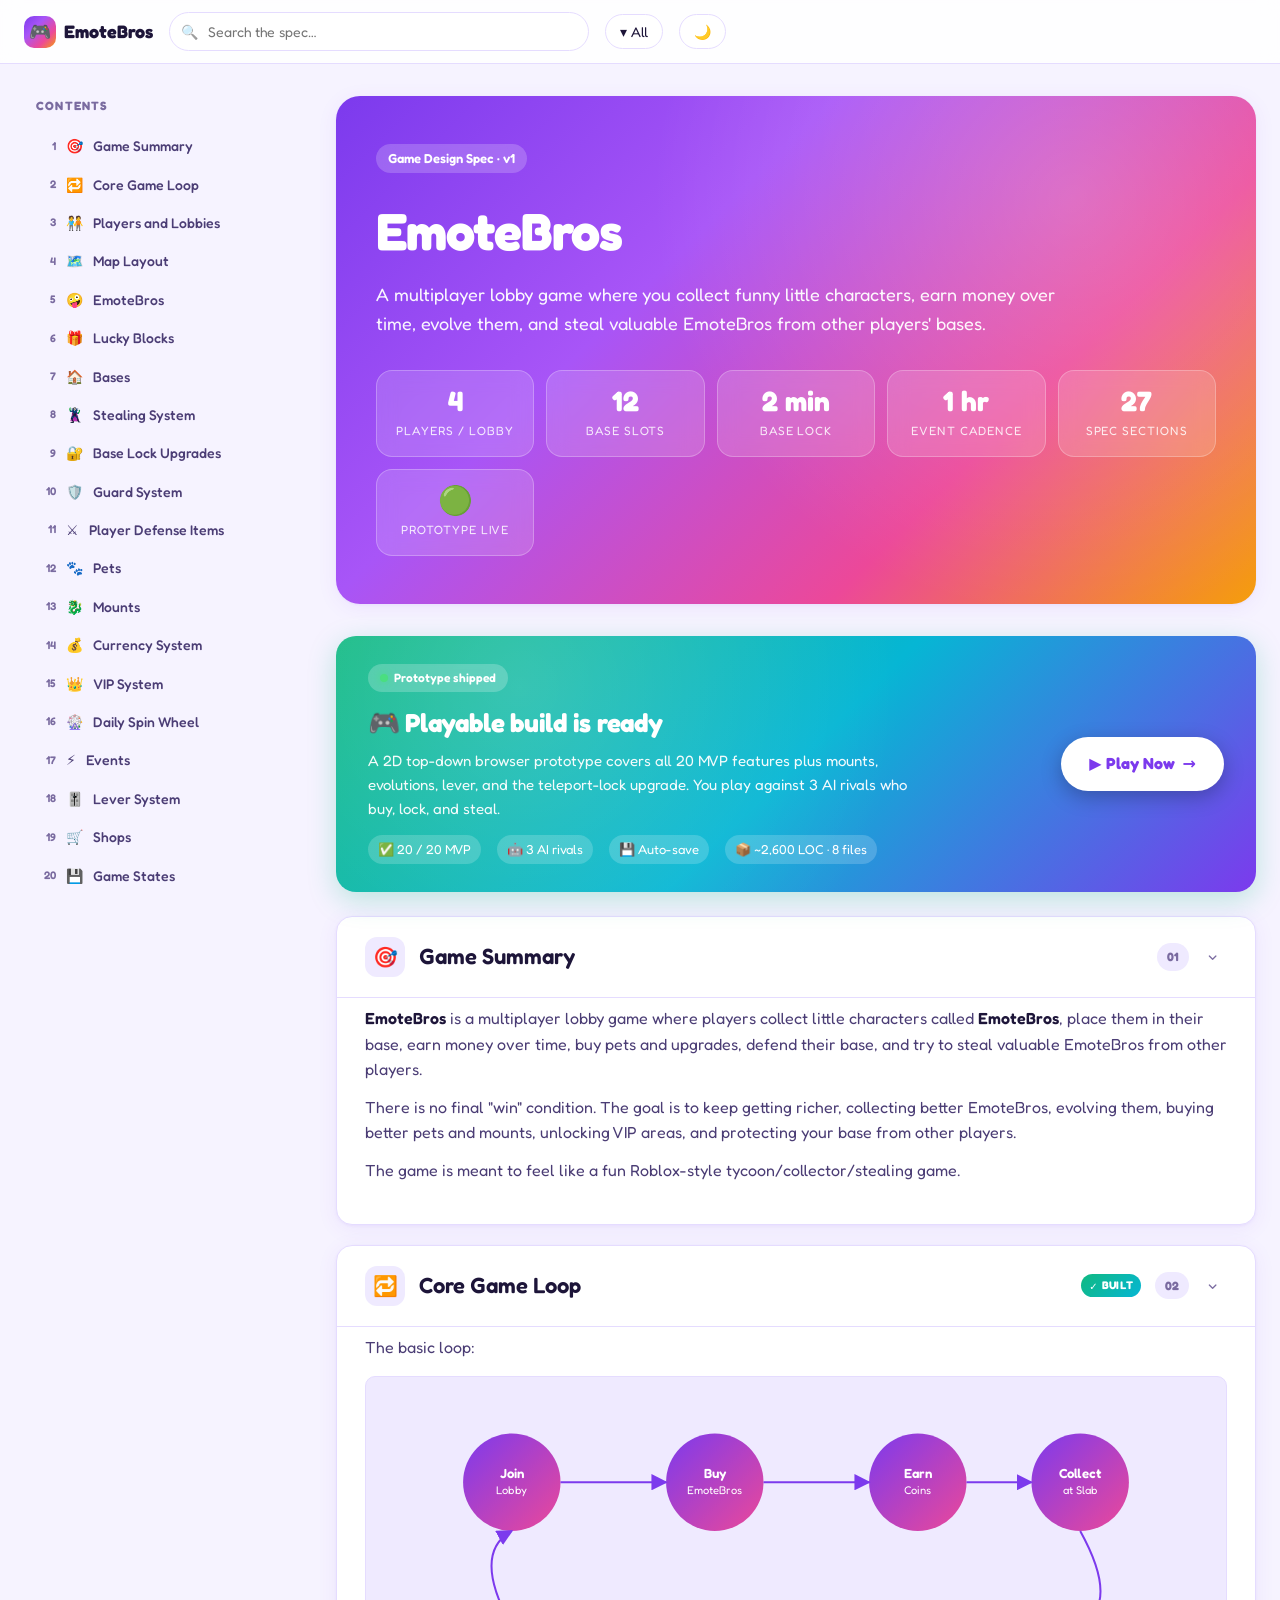
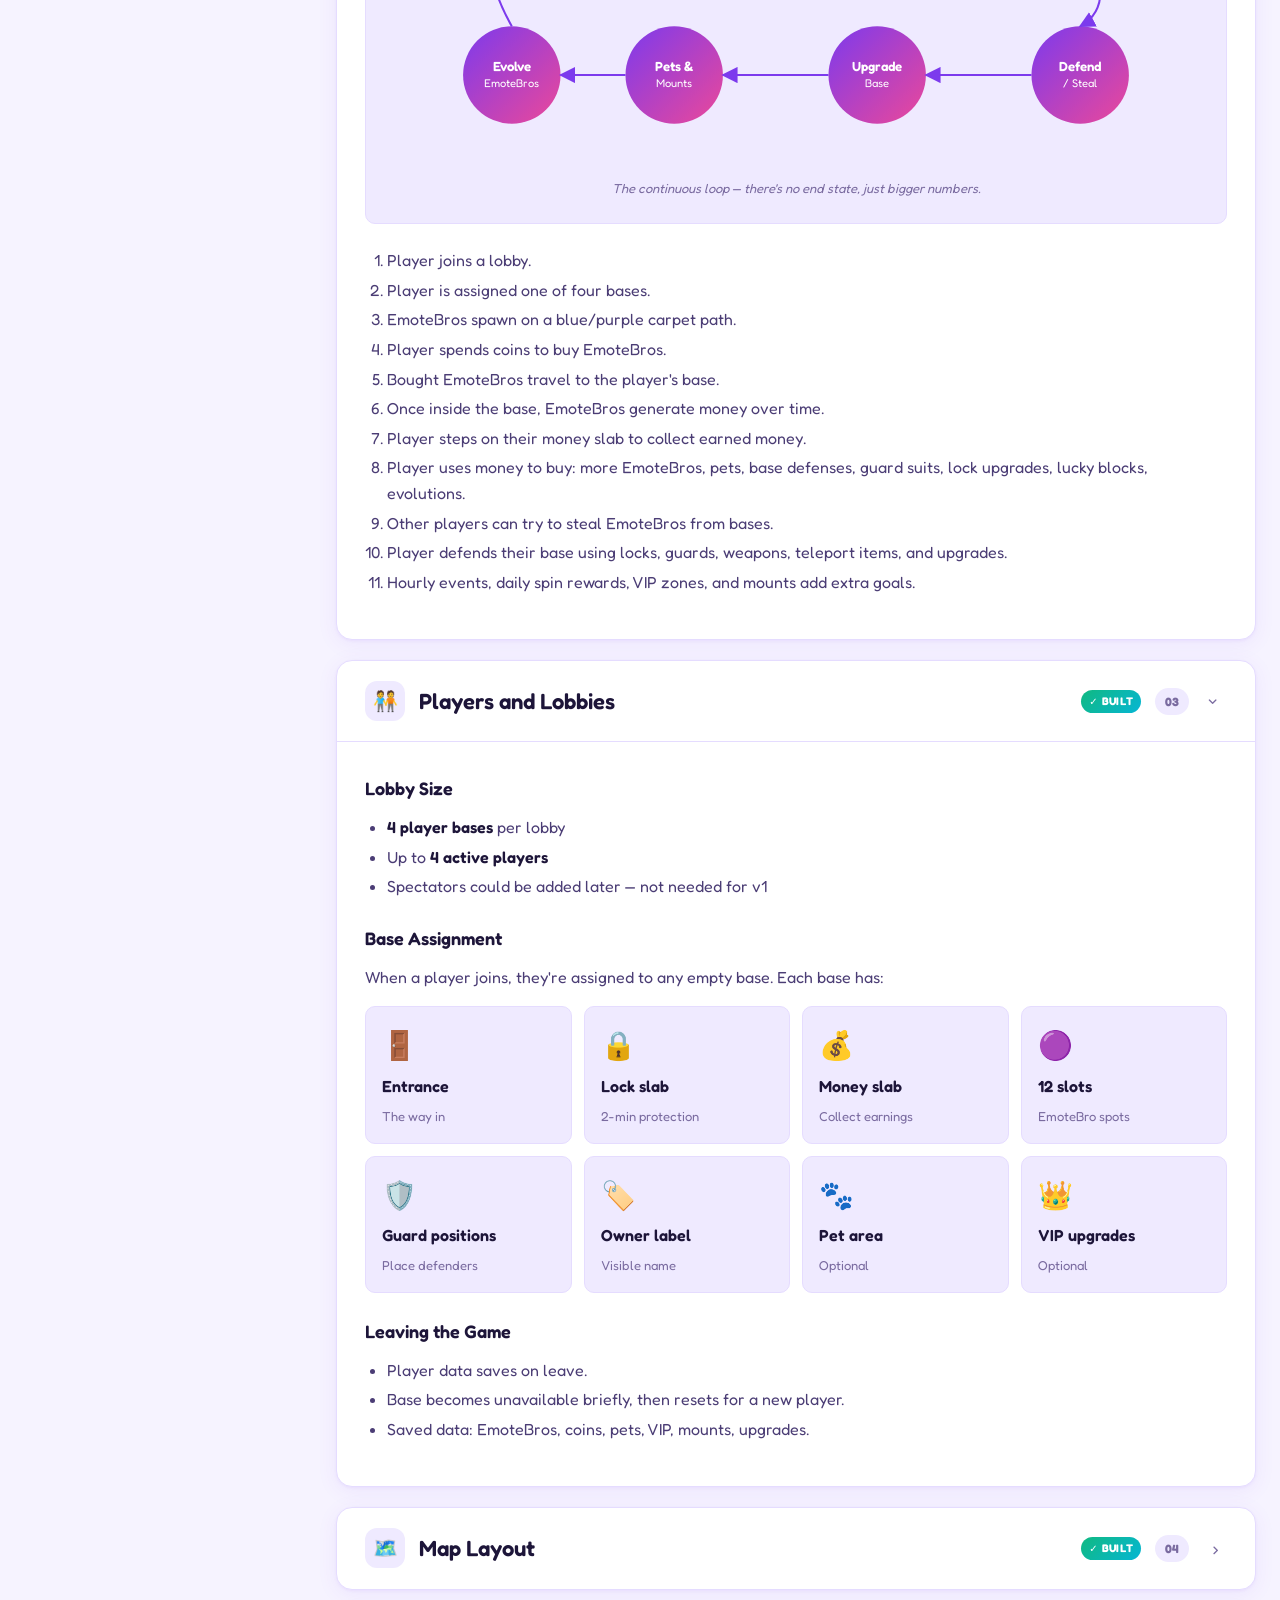
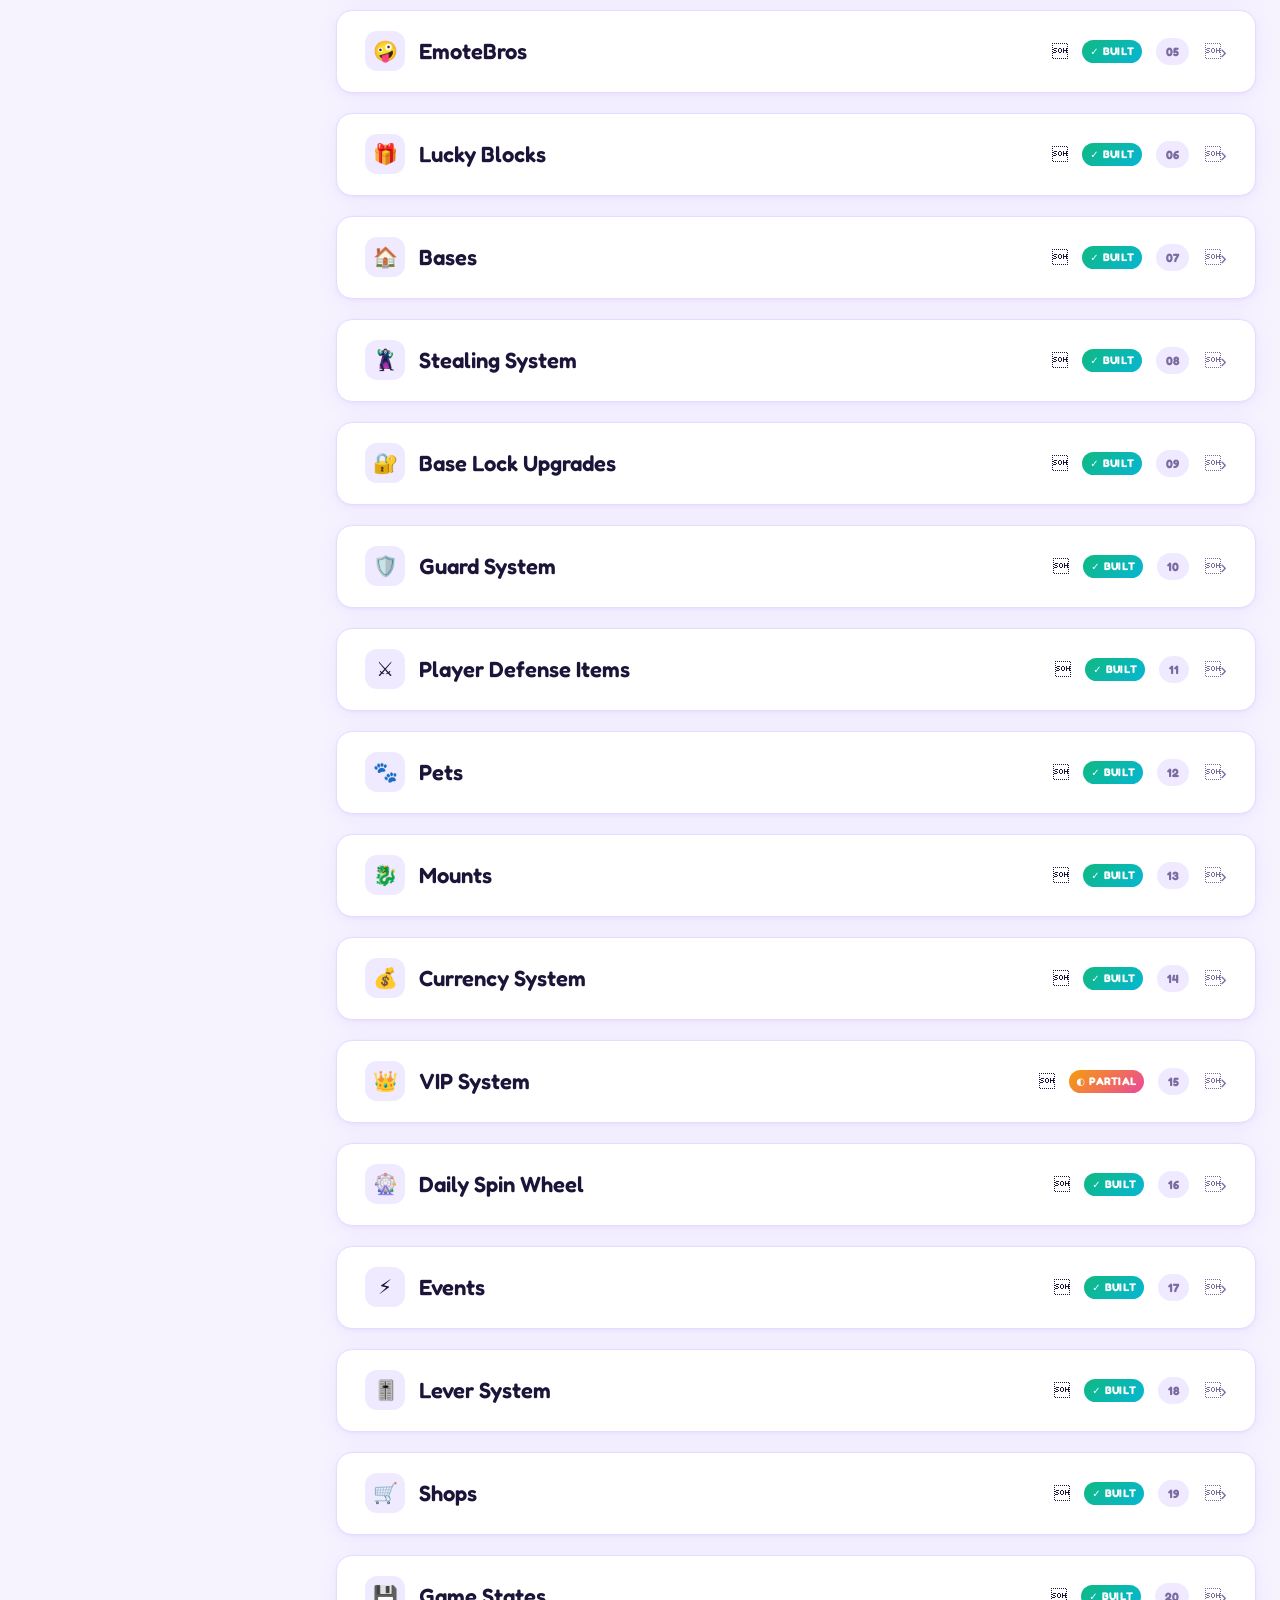
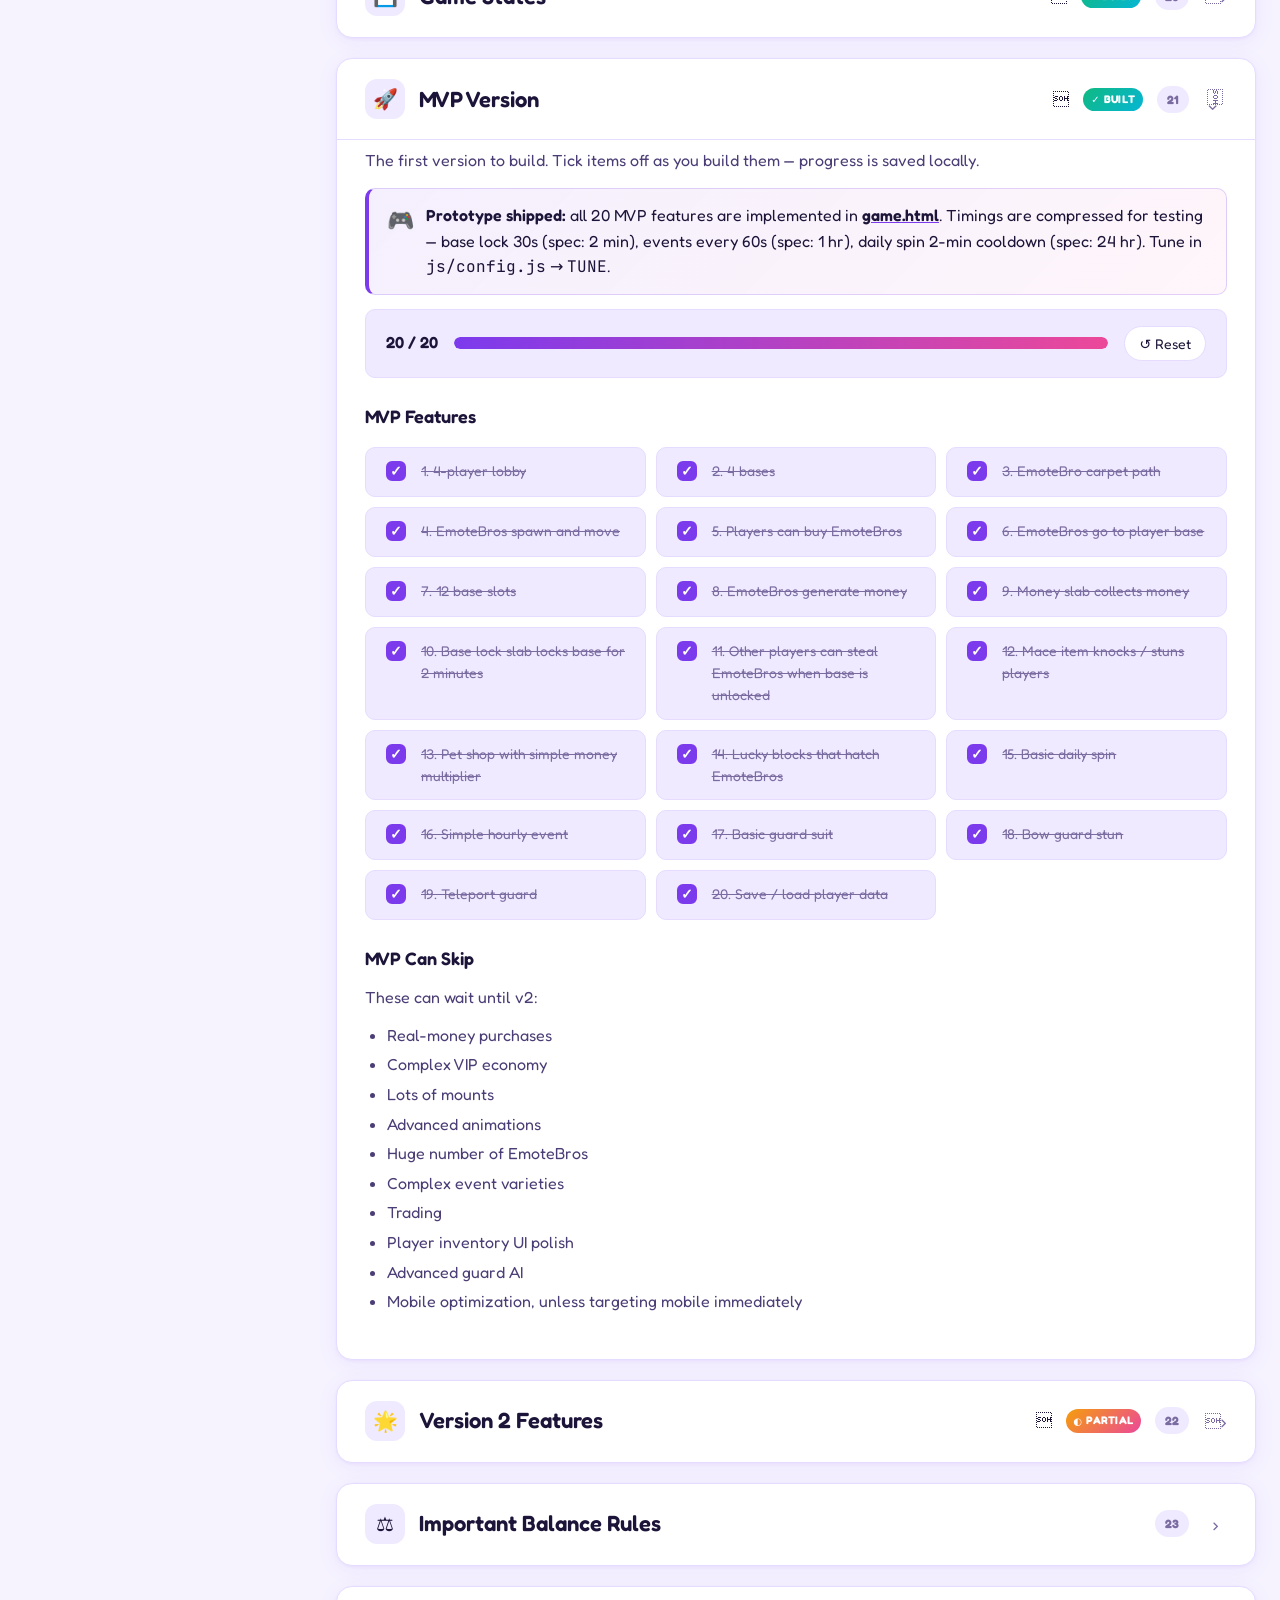
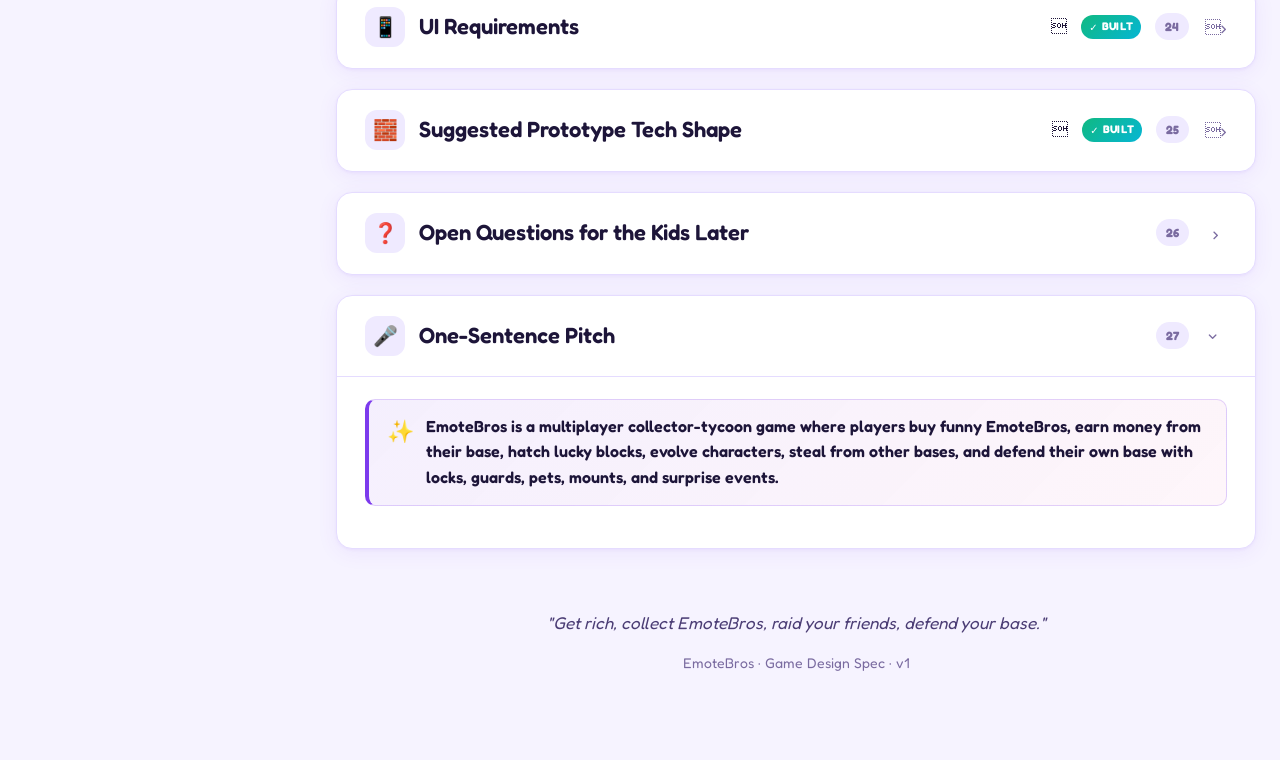
<file: index.html>
<!doctype html>
<html lang="en" data-theme="light">
<head>
<meta charset="utf-8" />
<meta name="viewport" content="width=device-width, initial-scale=1" />
<title>EmoteBros — Game Design Spec</title>
<link rel="preconnect" href="https://fonts.googleapis.com">
<link rel="preconnect" href="https://fonts.gstatic.com" crossorigin>
<link href="https://fonts.googleapis.com/css2?family=Fredoka:wght@400;500;600;700&family=JetBrains+Mono:wght@400;600&display=swap" rel="stylesheet">
<style>
/* ---------- THEME TOKENS ---------- */
:root {
  --bg: #f6f3ff;
  --bg-2: #ffffff;
  --bg-3: #efeaff;
  --ink: #1d1539;
  --ink-2: #4b3d75;
  --ink-3: #7a6ba0;
  --line: #e5dcff;
  --line-2: #d6c9ff;
  --primary: #7c3aed;
  --primary-2: #a855f7;
  --accent: #06b6d4;
  --hot: #ec4899;
  --gold: #f59e0b;
  --green: #10b981;
  --red: #ef4444;
  --carpet: linear-gradient(90deg, #6366f1 0%, #a855f7 50%, #ec4899 100%);
  --hero: linear-gradient(135deg, #7c3aed 0%, #a855f7 35%, #ec4899 70%, #f59e0b 100%);
  --card-shadow: 0 4px 20px rgba(124, 58, 237, 0.08), 0 1px 3px rgba(124, 58, 237, 0.06);
  --card-shadow-hover: 0 12px 32px rgba(124, 58, 237, 0.18), 0 2px 6px rgba(124, 58, 237, 0.1);
  --radius: 16px;
  --radius-sm: 10px;
  --radius-pill: 999px;
}
[data-theme="dark"] {
  --bg: #0f0a1f;
  --bg-2: #1a1233;
  --bg-3: #251947;
  --ink: #f3eeff;
  --ink-2: #c5b8e8;
  --ink-3: #8c7eb5;
  --line: #2e2152;
  --line-2: #3d2c6b;
  --primary: #a855f7;
  --primary-2: #c084fc;
  --card-shadow: 0 4px 20px rgba(0, 0, 0, 0.3), 0 1px 3px rgba(0, 0, 0, 0.2);
  --card-shadow-hover: 0 12px 32px rgba(168, 85, 247, 0.25), 0 2px 6px rgba(0, 0, 0, 0.3);
}

/* ---------- BASE ---------- */
* { box-sizing: border-box; }
html { scroll-behavior: smooth; scroll-padding-top: 80px; }
body {
  margin: 0;
  font-family: 'Fredoka', system-ui, -apple-system, sans-serif;
  background: var(--bg);
  color: var(--ink);
  line-height: 1.6;
  font-weight: 400;
  font-size: 16px;
  transition: background 0.3s, color 0.3s;
}
code, pre { font-family: 'JetBrains Mono', monospace; }

/* ---------- TOP BAR ---------- */
.topbar {
  position: sticky;
  top: 0;
  z-index: 50;
  background: rgba(255,255,255,0.85);
  backdrop-filter: blur(10px);
  -webkit-backdrop-filter: blur(10px);
  border-bottom: 1px solid var(--line);
  padding: 12px 24px;
  display: flex;
  align-items: center;
  gap: 16px;
}
[data-theme="dark"] .topbar { background: rgba(15, 10, 31, 0.85); }
.topbar-title {
  font-weight: 700;
  font-size: 18px;
  display: flex;
  align-items: center;
  gap: 8px;
  color: var(--ink);
  text-decoration: none;
}
.topbar-title .logo {
  width: 32px; height: 32px;
  background: var(--hero);
  border-radius: 10px;
  display: grid; place-items: center;
  font-size: 18px;
}
.search-wrap {
  flex: 1;
  max-width: 420px;
  position: relative;
}
.search {
  width: 100%;
  padding: 10px 14px 10px 38px;
  border: 1px solid var(--line);
  border-radius: var(--radius-pill);
  background: var(--bg-2);
  color: var(--ink);
  font-family: inherit;
  font-size: 14px;
  outline: none;
  transition: border-color 0.2s, box-shadow 0.2s;
}
.search:focus { border-color: var(--primary); box-shadow: 0 0 0 3px rgba(124, 58, 237, 0.15); }
.search-wrap::before {
  content: "🔍";
  position: absolute;
  left: 12px; top: 50%;
  transform: translateY(-50%);
  font-size: 14px;
  opacity: 0.6;
}
.iconbtn {
  background: var(--bg-2);
  border: 1px solid var(--line);
  border-radius: var(--radius-pill);
  padding: 8px 14px;
  cursor: pointer;
  font-family: inherit;
  font-size: 14px;
  color: var(--ink);
  display: flex; align-items: center; gap: 6px;
  transition: all 0.2s;
}
.iconbtn:hover { border-color: var(--primary); color: var(--primary); }

/* ---------- LAYOUT ---------- */
.layout {
  display: grid;
  grid-template-columns: 280px 1fr;
  max-width: 1400px;
  margin: 0 auto;
  gap: 32px;
  padding: 32px 24px;
}
@media (max-width: 900px) {
  .layout { grid-template-columns: 1fr; }
  .sidebar { display: none; }
}

/* ---------- SIDEBAR ---------- */
.sidebar {
  position: sticky;
  top: 80px;
  align-self: start;
  max-height: calc(100vh - 100px);
  overflow-y: auto;
  padding-right: 8px;
}
.sidebar-title {
  font-size: 12px;
  font-weight: 700;
  letter-spacing: 0.1em;
  text-transform: uppercase;
  color: var(--ink-3);
  margin: 0 0 12px 12px;
}
.toc {
  list-style: none;
  padding: 0;
  margin: 0;
}
.toc li a {
  display: flex;
  align-items: center;
  gap: 10px;
  padding: 8px 12px;
  color: var(--ink-2);
  text-decoration: none;
  border-radius: var(--radius-sm);
  font-size: 14px;
  font-weight: 500;
  transition: all 0.15s;
}
.toc li a:hover { background: var(--bg-3); color: var(--ink); }
.toc li a.active { background: var(--bg-3); color: var(--primary); font-weight: 600; }
.toc li a .num {
  font-size: 11px;
  color: var(--ink-3);
  font-weight: 600;
  width: 20px;
  text-align: right;
}

/* ---------- MAIN ---------- */
main { min-width: 0; }

/* ---------- BUILD STATUS BANNER ---------- */
.build-status {
  background: linear-gradient(135deg, #10b981 0%, #06b6d4 50%, #7c3aed 100%);
  border-radius: 20px;
  padding: 28px 32px;
  color: white;
  margin-bottom: 24px;
  display: grid;
  grid-template-columns: 1fr auto;
  gap: 20px;
  align-items: center;
  box-shadow: 0 8px 28px rgba(16, 185, 129, 0.25);
  position: relative;
  overflow: hidden;
}
.build-status::before {
  content: "";
  position: absolute;
  inset: 0;
  background: radial-gradient(circle at 20% 20%, rgba(255,255,255,0.18), transparent 50%);
  pointer-events: none;
}
.build-status .left { position: relative; z-index: 1; }
.build-status .tag {
  display: inline-flex;
  align-items: center;
  gap: 6px;
  background: rgba(255,255,255,0.22);
  backdrop-filter: blur(10px);
  padding: 4px 12px;
  border-radius: 999px;
  font-size: 12px;
  font-weight: 600;
  margin-bottom: 10px;
}
.build-status .tag .dot {
  width: 8px;
  height: 8px;
  border-radius: 50%;
  background: #4ade80;
  box-shadow: 0 0 8px #4ade80;
  animation: pulse 1.5s ease-in-out infinite;
}
@keyframes pulse {
  0%, 100% { opacity: 1; }
  50% { opacity: 0.5; }
}
.build-status h2 {
  margin: 0 0 6px;
  font-size: 26px;
  font-weight: 700;
  letter-spacing: -0.01em;
}
.build-status p {
  margin: 0;
  font-size: 15px;
  opacity: 0.95;
  max-width: 560px;
}
.build-status .play-btn {
  position: relative;
  z-index: 1;
  background: white;
  color: #7c3aed;
  border: none;
  padding: 14px 28px;
  border-radius: 999px;
  font-family: inherit;
  font-size: 16px;
  font-weight: 700;
  cursor: pointer;
  text-decoration: none;
  display: inline-flex;
  align-items: center;
  gap: 8px;
  box-shadow: 0 6px 20px rgba(0,0,0,0.25);
  transition: transform 0.15s, box-shadow 0.15s;
  white-space: nowrap;
}
.build-status .play-btn:hover {
  transform: translateY(-2px);
  box-shadow: 0 10px 24px rgba(0,0,0,0.3);
}
.build-status .play-btn .arrow { transition: transform 0.15s; }
.build-status .play-btn:hover .arrow { transform: translateX(3px); }
.build-status .meta-row {
  display: flex;
  gap: 16px;
  margin-top: 14px;
  flex-wrap: wrap;
  font-size: 13px;
}
.build-status .meta-row span {
  background: rgba(255,255,255,0.18);
  padding: 4px 10px;
  border-radius: 999px;
}
@media (max-width: 700px) {
  .build-status { grid-template-columns: 1fr; }
}

/* ---------- IMPLEMENTED BADGE ---------- */
.impl-badge {
  display: inline-flex;
  align-items: center;
  gap: 4px;
  background: linear-gradient(135deg, #10b981, #06b6d4);
  color: white;
  font-size: 11px;
  font-weight: 700;
  padding: 3px 8px;
  border-radius: 999px;
  letter-spacing: 0.02em;
  text-transform: uppercase;
  flex-shrink: 0;
}
.impl-badge.partial {
  background: linear-gradient(135deg, #f59e0b, #ec4899);
}
.impl-badge::before {
  content: "✓";
  font-size: 10px;
}
.impl-badge.partial::before { content: "◐"; }
.section-header { gap: 12px; }
.section-header .impl-badge { order: 3; }
.section-header .num-badge { order: 4; }
.section-header .chev { order: 5; }

/* ---------- HERO ---------- */
.hero {
  background: var(--hero);
  border-radius: 24px;
  padding: 48px 40px;
  color: white;
  margin-bottom: 32px;
  position: relative;
  overflow: hidden;
  box-shadow: var(--card-shadow);
}
.hero::before {
  content: "";
  position: absolute;
  inset: 0;
  background: radial-gradient(circle at 80% 20%, rgba(255,255,255,0.2), transparent 50%);
  pointer-events: none;
}
.hero h1 {
  margin: 0 0 8px;
  font-size: clamp(32px, 5vw, 52px);
  font-weight: 700;
  letter-spacing: -0.02em;
}
.hero .tag {
  display: inline-block;
  background: rgba(255,255,255,0.2);
  backdrop-filter: blur(10px);
  padding: 4px 12px;
  border-radius: var(--radius-pill);
  font-size: 13px;
  font-weight: 600;
  margin-bottom: 16px;
}
.hero p {
  margin: 0;
  font-size: 18px;
  max-width: 720px;
  opacity: 0.95;
}
.hero-stats {
  display: grid;
  grid-template-columns: repeat(auto-fit, minmax(140px, 1fr));
  gap: 12px;
  margin-top: 32px;
  position: relative;
  z-index: 1;
}
.hero-stat {
  background: rgba(255,255,255,0.15);
  backdrop-filter: blur(10px);
  border: 1px solid rgba(255,255,255,0.25);
  padding: 16px;
  border-radius: var(--radius);
  text-align: center;
}
.hero-stat .v {
  font-size: 28px;
  font-weight: 700;
  display: block;
  line-height: 1;
}
.hero-stat .l {
  font-size: 12px;
  text-transform: uppercase;
  letter-spacing: 0.08em;
  opacity: 0.85;
  margin-top: 6px;
  display: block;
}

/* ---------- SECTIONS ---------- */
.section {
  background: var(--bg-2);
  border: 1px solid var(--line);
  border-radius: var(--radius);
  margin-bottom: 20px;
  overflow: hidden;
  box-shadow: var(--card-shadow);
  transition: box-shadow 0.2s;
}
.section:hover { box-shadow: var(--card-shadow-hover); }
.section-header {
  display: flex;
  align-items: center;
  gap: 14px;
  padding: 20px 28px;
  cursor: pointer;
  user-select: none;
  border-bottom: 1px solid transparent;
  transition: border-color 0.2s;
}
.section.open .section-header { border-bottom-color: var(--line); }
.section-header:hover { background: var(--bg-3); }
.section-icon {
  width: 40px; height: 40px;
  border-radius: 12px;
  display: grid; place-items: center;
  font-size: 20px;
  background: var(--bg-3);
  flex-shrink: 0;
}
.section-header h2 {
  margin: 0;
  font-size: 22px;
  font-weight: 600;
  flex: 1;
}
.section-header .num-badge {
  font-size: 12px;
  font-weight: 700;
  color: var(--ink-3);
  background: var(--bg-3);
  padding: 4px 10px;
  border-radius: var(--radius-pill);
}
.section-header .chev {
  width: 24px; height: 24px;
  display: grid; place-items: center;
  color: var(--ink-3);
  transition: transform 0.25s;
}
.section.open .section-header .chev { transform: rotate(90deg); }
.section-body {
  display: none;
  padding: 8px 28px 28px;
}
.section.open .section-body { display: block; }

/* ---------- TYPOGRAPHY ---------- */
.section-body h3 {
  font-size: 18px;
  margin: 24px 0 12px;
  color: var(--ink);
  font-weight: 600;
}
.section-body h4 {
  font-size: 15px;
  margin: 18px 0 8px;
  color: var(--ink-2);
  text-transform: uppercase;
  letter-spacing: 0.05em;
  font-weight: 600;
}
.section-body p { margin: 0 0 12px; color: var(--ink-2); }
.section-body ul, .section-body ol { padding-left: 22px; margin: 8px 0 16px; }
.section-body li { margin: 4px 0; color: var(--ink-2); }
.section-body strong { color: var(--ink); font-weight: 600; }
.section-body blockquote {
  border-left: 3px solid var(--primary);
  background: var(--bg-3);
  margin: 12px 0;
  padding: 12px 16px;
  border-radius: 0 var(--radius-sm) var(--radius-sm) 0;
  color: var(--ink-2);
  font-style: italic;
}
.section-body a { color: var(--primary); }

/* ---------- TABLES ---------- */
.tbl-wrap {
  margin: 12px 0 20px;
  border: 1px solid var(--line);
  border-radius: var(--radius-sm);
  overflow: hidden;
  background: var(--bg-2);
}
table {
  width: 100%;
  border-collapse: collapse;
  font-size: 14px;
}
th {
  text-align: left;
  background: var(--bg-3);
  padding: 12px 16px;
  font-weight: 600;
  color: var(--ink);
  font-size: 13px;
  text-transform: uppercase;
  letter-spacing: 0.04em;
  border-bottom: 1px solid var(--line);
}
th.sortable { cursor: pointer; user-select: none; }
th.sortable:hover { background: var(--line); }
th.sortable::after {
  content: " ⇅";
  opacity: 0.4;
  font-size: 11px;
}
th.sortable.asc::after { content: " ↑"; opacity: 1; color: var(--primary); }
th.sortable.desc::after { content: " ↓"; opacity: 1; color: var(--primary); }
td {
  padding: 12px 16px;
  border-bottom: 1px solid var(--line);
  color: var(--ink-2);
}
tr:last-child td { border-bottom: none; }
tr:hover td { background: var(--bg-3); }
td.num, th.num { text-align: right; font-variant-numeric: tabular-nums; }

/* ---------- RARITY CHIPS ---------- */
.rarity {
  display: inline-block;
  padding: 2px 10px;
  border-radius: var(--radius-pill);
  font-size: 12px;
  font-weight: 600;
}
.rarity.common { background: #e5e7eb; color: #374151; }
.rarity.uncommon { background: #d1fae5; color: #065f46; }
.rarity.rare { background: #dbeafe; color: #1e3a8a; }
.rarity.epic { background: #ede9fe; color: #5b21b6; }
.rarity.secret { background: #fce7f3; color: #9d174d; }
.rarity.evolved { background: #fef3c7; color: #92400e; }
[data-theme="dark"] .rarity.common { background: #374151; color: #d1d5db; }
[data-theme="dark"] .rarity.uncommon { background: #065f46; color: #6ee7b7; }
[data-theme="dark"] .rarity.rare { background: #1e3a8a; color: #93c5fd; }
[data-theme="dark"] .rarity.epic { background: #5b21b6; color: #ddd6fe; }
[data-theme="dark"] .rarity.secret { background: #9d174d; color: #fbcfe8; }
[data-theme="dark"] .rarity.evolved { background: #92400e; color: #fde68a; }

/* ---------- CODE BLOCKS ---------- */
.codeblock {
  position: relative;
  background: var(--bg-3);
  border: 1px solid var(--line);
  border-radius: var(--radius-sm);
  margin: 12px 0 20px;
  overflow: hidden;
}
.codeblock pre {
  margin: 0;
  padding: 16px;
  overflow-x: auto;
  font-size: 13px;
  line-height: 1.5;
  color: var(--ink);
}
.copybtn {
  position: absolute;
  top: 8px; right: 8px;
  background: var(--bg-2);
  border: 1px solid var(--line);
  border-radius: var(--radius-sm);
  padding: 4px 10px;
  font-size: 12px;
  cursor: pointer;
  font-family: inherit;
  color: var(--ink-2);
  transition: all 0.2s;
}
.copybtn:hover { background: var(--primary); color: white; border-color: var(--primary); }
.copybtn.copied { background: var(--green); color: white; border-color: var(--green); }

/* ---------- CARD GRID ---------- */
.card-grid {
  display: grid;
  grid-template-columns: repeat(auto-fit, minmax(180px, 1fr));
  gap: 12px;
  margin: 16px 0;
}
.card {
  background: var(--bg-3);
  border: 1px solid var(--line);
  border-radius: var(--radius-sm);
  padding: 16px;
  display: flex;
  flex-direction: column;
  gap: 6px;
}
.card .ico { font-size: 28px; }
.card .ttl { font-weight: 600; color: var(--ink); }
.card .sub { font-size: 13px; color: var(--ink-3); }

/* ---------- DIAGRAMS ---------- */
.diagram {
  background: var(--bg-3);
  border: 1px solid var(--line);
  border-radius: var(--radius-sm);
  padding: 24px;
  margin: 16px 0 24px;
}
.diagram svg { width: 100%; height: auto; display: block; }
.diagram-caption {
  text-align: center;
  font-size: 13px;
  color: var(--ink-3);
  margin-top: 12px;
  font-style: italic;
}

/* ---------- MVP CHECKLIST ---------- */
.checklist {
  display: grid;
  grid-template-columns: repeat(auto-fit, minmax(280px, 1fr));
  gap: 10px;
  margin: 16px 0;
}
.checklist label {
  display: flex;
  align-items: flex-start;
  gap: 12px;
  padding: 12px 16px;
  background: var(--bg-3);
  border: 1px solid var(--line);
  border-radius: var(--radius-sm);
  cursor: pointer;
  transition: all 0.15s;
  font-size: 14px;
  color: var(--ink-2);
}
.checklist label:hover { border-color: var(--primary); }
.checklist input[type="checkbox"] {
  appearance: none;
  width: 20px;
  height: 20px;
  border: 2px solid var(--line-2);
  border-radius: 6px;
  cursor: pointer;
  position: relative;
  flex-shrink: 0;
  margin-top: 1px;
  transition: all 0.15s;
}
.checklist input[type="checkbox"]:checked {
  background: var(--primary);
  border-color: var(--primary);
}
.checklist input[type="checkbox"]:checked::after {
  content: "✓";
  position: absolute;
  inset: 0;
  display: grid;
  place-items: center;
  color: white;
  font-size: 14px;
  font-weight: 700;
}
.checklist input[type="checkbox"]:checked + .check-label {
  text-decoration: line-through;
  color: var(--ink-3);
}
.mvp-progress {
  background: var(--bg-3);
  border: 1px solid var(--line);
  border-radius: var(--radius-sm);
  padding: 16px 20px;
  margin: 12px 0 20px;
  display: flex;
  align-items: center;
  gap: 16px;
}
.mvp-bar {
  flex: 1;
  height: 12px;
  background: var(--line);
  border-radius: var(--radius-pill);
  overflow: hidden;
}
.mvp-bar-fill {
  height: 100%;
  background: linear-gradient(90deg, var(--primary), var(--hot));
  border-radius: var(--radius-pill);
  transition: width 0.3s;
  width: 0%;
}
.mvp-progress .count {
  font-weight: 600;
  color: var(--ink);
  font-variant-numeric: tabular-nums;
}

/* ---------- CALLOUT ---------- */
.callout {
  background: linear-gradient(135deg, rgba(124, 58, 237, 0.08), rgba(236, 72, 153, 0.05));
  border: 1px solid rgba(124, 58, 237, 0.2);
  border-left: 4px solid var(--primary);
  border-radius: var(--radius-sm);
  padding: 14px 18px;
  margin: 14px 0;
  display: flex;
  gap: 12px;
  align-items: flex-start;
}
.callout .cico { font-size: 22px; flex-shrink: 0; }
.callout p { margin: 0; color: var(--ink); }

/* ---------- SCROLL TO TOP ---------- */
.totop {
  position: fixed;
  bottom: 24px;
  right: 24px;
  width: 48px;
  height: 48px;
  border-radius: 50%;
  background: var(--primary);
  color: white;
  border: none;
  font-size: 20px;
  cursor: pointer;
  box-shadow: 0 8px 20px rgba(124, 58, 237, 0.4);
  opacity: 0;
  pointer-events: none;
  transition: opacity 0.2s, transform 0.2s;
  z-index: 40;
}
.totop.show { opacity: 1; pointer-events: auto; }
.totop:hover { transform: translateY(-2px); }

/* ---------- NO-RESULTS ---------- */
.section.hidden { display: none; }

/* ---------- TWO COLS ---------- */
.two-col {
  display: grid;
  grid-template-columns: 1fr 1fr;
  gap: 20px;
  margin: 16px 0;
}
@media (max-width: 700px) { .two-col { grid-template-columns: 1fr; } }

/* ---------- FOOTER ---------- */
footer {
  text-align: center;
  padding: 40px 20px;
  color: var(--ink-3);
  font-size: 14px;
}
footer .pitch {
  max-width: 700px;
  margin: 0 auto 16px;
  font-size: 17px;
  color: var(--ink-2);
  font-style: italic;
}
</style>
</head>
<body>

<div class="topbar">
  <a href="#top" class="topbar-title"><span class="logo">🎮</span> EmoteBros</a>
  <div class="search-wrap">
    <input type="search" id="search" class="search" placeholder="Search the spec…" />
  </div>
  <button class="iconbtn" id="expandAll" title="Expand or collapse all sections">▾ All</button>
  <button class="iconbtn" id="themeToggle" title="Toggle theme">🌙</button>
</div>

<div class="layout" id="top">
  <aside class="sidebar">
    <p class="sidebar-title">Contents</p>
    <ul class="toc" id="toc"></ul>
  </aside>

  <main>
    <section class="hero">
      <span class="tag">Game Design Spec · v1</span>
      <h1>EmoteBros</h1>
      <p>A multiplayer lobby game where you collect funny little characters, earn money over time, evolve them, and steal valuable EmoteBros from other players' bases.</p>
      <div class="hero-stats">
        <div class="hero-stat"><span class="v">4</span><span class="l">Players / Lobby</span></div>
        <div class="hero-stat"><span class="v">12</span><span class="l">Base Slots</span></div>
        <div class="hero-stat"><span class="v">2 min</span><span class="l">Base Lock</span></div>
        <div class="hero-stat"><span class="v">1 hr</span><span class="l">Event Cadence</span></div>
        <div class="hero-stat"><span class="v">27</span><span class="l">Spec Sections</span></div>
        <div class="hero-stat"><span class="v">🟢</span><span class="l">Prototype Live</span></div>
      </div>
    </section>

    <!-- ============================== BUILD STATUS ============================== -->
    <section class="build-status" id="build-status">
      <div class="left">
        <span class="tag"><span class="dot"></span> Prototype shipped</span>
        <h2>🎮 Playable build is ready</h2>
        <p>A 2D top-down browser prototype covers all 20 MVP features plus mounts, evolutions, lever, and the teleport-lock upgrade. You play against 3 AI rivals who buy, lock, and steal.</p>
        <div class="meta-row">
          <span>✅ 20 / 20 MVP</span>
          <span>🤖 3 AI rivals</span>
          <span>💾 Auto-save</span>
          <span>📦 ~2,600 LOC · 8 files</span>
        </div>
      </div>
      <a class="play-btn" href="game.html">▶ Play Now <span class="arrow">→</span></a>
    </section>

    <!-- ============================== 1. SUMMARY ============================== -->
    <article class="section open" data-num="1" data-icon="🎯" data-title="Game Summary">
      <header class="section-header"><div class="section-icon">🎯</div><h2>Game Summary</h2><span class="num-badge">01</span><span class="chev">›</span></header>
      <div class="section-body">
        <p><strong>EmoteBros</strong> is a multiplayer lobby game where players collect little characters called <strong>EmoteBros</strong>, place them in their base, earn money over time, buy pets and upgrades, defend their base, and try to steal valuable EmoteBros from other players.</p>
        <p>There is no final "win" condition. The goal is to keep getting richer, collecting better EmoteBros, evolving them, buying better pets and mounts, unlocking VIP areas, and protecting your base from other players.</p>
        <p>The game is meant to feel like a fun Roblox-style tycoon/collector/stealing game.</p>
      </div>
    </article>

    <!-- ============================== 2. CORE LOOP ============================== -->
    <article class="section open" data-num="2" data-icon="🔁" data-title="Core Game Loop">
      <header class="section-header"><div class="section-icon">🔁</div><h2>Core Game Loop</h2><span class="impl-badge">Built</span><span class="num-badge">02</span><span class="chev">›</span></header>
      <div class="section-body">
        <p>The basic loop:</p>
        <div class="diagram">
          <svg viewBox="0 0 800 360" xmlns="http://www.w3.org/2000/svg" role="img" aria-label="Core game loop diagram">
            <defs>
              <linearGradient id="loopGrad" x1="0" y1="0" x2="1" y2="1">
                <stop offset="0" stop-color="#7c3aed"/>
                <stop offset="1" stop-color="#ec4899"/>
              </linearGradient>
              <marker id="arrow" viewBox="0 0 10 10" refX="9" refY="5" markerWidth="8" markerHeight="8" orient="auto-start-reverse">
                <path d="M0,0 L10,5 L0,10 z" fill="#7c3aed"/>
              </marker>
            </defs>
            <!-- nodes -->
            <g font-family="Fredoka, sans-serif" font-size="13" text-anchor="middle">
              <g><circle cx="120" cy="80" r="48" fill="url(#loopGrad)"/><text x="120" y="76" fill="white" font-weight="600">Join</text><text x="120" y="92" fill="white" font-size="11">Lobby</text></g>
              <g><circle cx="320" cy="80" r="48" fill="url(#loopGrad)"/><text x="320" y="76" fill="white" font-weight="600">Buy</text><text x="320" y="92" fill="white" font-size="11">EmoteBros</text></g>
              <g><circle cx="520" cy="80" r="48" fill="url(#loopGrad)"/><text x="520" y="76" fill="white" font-weight="600">Earn</text><text x="520" y="92" fill="white" font-size="11">Coins</text></g>
              <g><circle cx="680" cy="80" r="48" fill="url(#loopGrad)"/><text x="680" y="76" fill="white" font-weight="600">Collect</text><text x="680" y="92" fill="white" font-size="11">at Slab</text></g>
              <g><circle cx="680" cy="270" r="48" fill="url(#loopGrad)"/><text x="680" y="266" fill="white" font-weight="600">Defend</text><text x="680" y="282" fill="white" font-size="11">/ Steal</text></g>
              <g><circle cx="480" cy="270" r="48" fill="url(#loopGrad)"/><text x="480" y="266" fill="white" font-weight="600">Upgrade</text><text x="480" y="282" fill="white" font-size="11">Base</text></g>
              <g><circle cx="280" cy="270" r="48" fill="url(#loopGrad)"/><text x="280" y="266" fill="white" font-weight="600">Pets &amp;</text><text x="280" y="282" fill="white" font-size="11">Mounts</text></g>
              <g><circle cx="120" cy="270" r="48" fill="url(#loopGrad)"/><text x="120" y="266" fill="white" font-weight="600">Evolve</text><text x="120" y="282" fill="white" font-size="11">EmoteBros</text></g>
            </g>
            <!-- arrows -->
            <g stroke="#7c3aed" stroke-width="2" fill="none" marker-end="url(#arrow)">
              <line x1="168" y1="80" x2="272" y2="80"/>
              <line x1="368" y1="80" x2="472" y2="80"/>
              <line x1="568" y1="80" x2="632" y2="80"/>
              <path d="M680 128 Q 720 200 680 222"/>
              <line x1="632" y1="270" x2="528" y2="270"/>
              <line x1="432" y1="270" x2="328" y2="270"/>
              <line x1="232" y1="270" x2="168" y2="270"/>
              <path d="M120 222 Q 80 150 120 128"/>
            </g>
          </svg>
          <div class="diagram-caption">The continuous loop — there's no end state, just bigger numbers.</div>
        </div>
        <ol>
          <li>Player joins a lobby.</li>
          <li>Player is assigned one of four bases.</li>
          <li>EmoteBros spawn on a blue/purple carpet path.</li>
          <li>Player spends coins to buy EmoteBros.</li>
          <li>Bought EmoteBros travel to the player's base.</li>
          <li>Once inside the base, EmoteBros generate money over time.</li>
          <li>Player steps on their money slab to collect earned money.</li>
          <li>Player uses money to buy: more EmoteBros, pets, base defenses, guard suits, lock upgrades, lucky blocks, evolutions.</li>
          <li>Other players can try to steal EmoteBros from bases.</li>
          <li>Player defends their base using locks, guards, weapons, teleport items, and upgrades.</li>
          <li>Hourly events, daily spin rewards, VIP zones, and mounts add extra goals.</li>
        </ol>
      </div>
    </article>

    <!-- ============================== 3. PLAYERS & LOBBIES ============================== -->
    <article class="section open" data-num="3" data-icon="🧑‍🤝‍🧑" data-title="Players and Lobbies">
      <header class="section-header"><div class="section-icon">🧑‍🤝‍🧑</div><h2>Players and Lobbies</h2><span class="impl-badge">Built</span><span class="num-badge">03</span><span class="chev">›</span></header>
      <div class="section-body">
        <h3>Lobby Size</h3>
        <ul>
          <li><strong>4 player bases</strong> per lobby</li>
          <li>Up to <strong>4 active players</strong></li>
          <li>Spectators could be added later — not needed for v1</li>
        </ul>
        <h3>Base Assignment</h3>
        <p>When a player joins, they're assigned to any empty base. Each base has:</p>
        <div class="card-grid">
          <div class="card"><span class="ico">🚪</span><span class="ttl">Entrance</span><span class="sub">The way in</span></div>
          <div class="card"><span class="ico">🔒</span><span class="ttl">Lock slab</span><span class="sub">2-min protection</span></div>
          <div class="card"><span class="ico">💰</span><span class="ttl">Money slab</span><span class="sub">Collect earnings</span></div>
          <div class="card"><span class="ico">🟣</span><span class="ttl">12 slots</span><span class="sub">EmoteBro spots</span></div>
          <div class="card"><span class="ico">🛡️</span><span class="ttl">Guard positions</span><span class="sub">Place defenders</span></div>
          <div class="card"><span class="ico">🏷️</span><span class="ttl">Owner label</span><span class="sub">Visible name</span></div>
          <div class="card"><span class="ico">🐾</span><span class="ttl">Pet area</span><span class="sub">Optional</span></div>
          <div class="card"><span class="ico">👑</span><span class="ttl">VIP upgrades</span><span class="sub">Optional</span></div>
        </div>
        <h3>Leaving the Game</h3>
        <ul>
          <li>Player data saves on leave.</li>
          <li>Base becomes unavailable briefly, then resets for a new player.</li>
          <li>Saved data: EmoteBros, coins, pets, VIP, mounts, upgrades.</li>
        </ul>
      </div>
    </article>

    <!-- ============================== 4. MAP LAYOUT ============================== -->
    <article class="section" data-num="4" data-icon="🗺️" data-title="Map Layout">
      <header class="section-header"><div class="section-icon">🗺️</div><h2>Map Layout</h2><span class="impl-badge">Built</span><span class="num-badge">04</span><span class="chev">›</span></header>
      <div class="section-body">
        <div class="diagram">
          <svg viewBox="0 0 800 480" xmlns="http://www.w3.org/2000/svg" role="img" aria-label="Map layout">
            <defs>
              <linearGradient id="carpetGrad" x1="0" y1="0" x2="1" y2="0">
                <stop offset="0" stop-color="#6366f1"/>
                <stop offset="0.5" stop-color="#a855f7"/>
                <stop offset="1" stop-color="#ec4899"/>
              </linearGradient>
            </defs>
            <!-- background -->
            <rect x="0" y="0" width="800" height="480" fill="transparent"/>
            <!-- spawn / shops cluster -->
            <rect x="280" y="200" width="240" height="80" rx="14" fill="#fef3c7" stroke="#f59e0b" stroke-width="2"/>
            <text x="400" y="230" text-anchor="middle" font-family="Fredoka" font-size="14" font-weight="600" fill="#92400e">Spawn / Shops Hub</text>
            <text x="400" y="252" text-anchor="middle" font-family="Fredoka" font-size="11" fill="#92400e">Daily Spin · Shop · Pets · Lucky · Mounts · VIP</text>
            <!-- carpet -->
            <rect x="80" y="80" width="640" height="40" rx="20" fill="url(#carpetGrad)" opacity="0.85"/>
            <text x="400" y="105" text-anchor="middle" font-family="Fredoka" font-size="13" font-weight="600" fill="white">⟵ EmoteBro Carpet Path ⟶</text>
            <!-- lever -->
            <circle cx="400" cy="155" r="14" fill="#1d1539"/>
            <text x="400" y="159" text-anchor="middle" font-family="Fredoka" font-size="10" fill="white" font-weight="600">⚙</text>
            <text x="400" y="180" text-anchor="middle" font-family="Fredoka" font-size="10" fill="#7a6ba0">lever</text>
            <!-- 4 bases -->
            <g font-family="Fredoka" font-size="12" font-weight="600">
              <rect x="40" y="340" width="160" height="100" rx="12" fill="#ede9fe" stroke="#7c3aed" stroke-width="2"/>
              <text x="120" y="370" text-anchor="middle" fill="#5b21b6">🏠 Base 1</text>
              <text x="120" y="392" text-anchor="middle" font-size="10" fill="#5b21b6">12 slots · 🔒 · 💰</text>

              <rect x="220" y="340" width="160" height="100" rx="12" fill="#fce7f3" stroke="#ec4899" stroke-width="2"/>
              <text x="300" y="370" text-anchor="middle" fill="#9d174d">🏠 Base 2</text>
              <text x="300" y="392" text-anchor="middle" font-size="10" fill="#9d174d">12 slots · 🔒 · 💰</text>

              <rect x="420" y="340" width="160" height="100" rx="12" fill="#dbeafe" stroke="#3b82f6" stroke-width="2"/>
              <text x="500" y="370" text-anchor="middle" fill="#1e3a8a">🏠 Base 3</text>
              <text x="500" y="392" text-anchor="middle" font-size="10" fill="#1e3a8a">12 slots · 🔒 · 💰</text>

              <rect x="600" y="340" width="160" height="100" rx="12" fill="#d1fae5" stroke="#10b981" stroke-width="2"/>
              <text x="680" y="370" text-anchor="middle" fill="#065f46">🏠 Base 4</text>
              <text x="680" y="392" text-anchor="middle" font-size="10" fill="#065f46">12 slots · 🔒 · 💰</text>
            </g>
            <!-- VIP -->
            <rect x="600" y="20" width="160" height="50" rx="12" fill="#1d1539" stroke="#f59e0b" stroke-width="2"/>
            <text x="680" y="50" text-anchor="middle" font-family="Fredoka" font-size="13" font-weight="700" fill="#f59e0b">👑 VIP AREA</text>
          </svg>
          <div class="diagram-caption">Rough map layout — carpet on top, hub in the middle, four player bases below, VIP off to the side.</div>
        </div>

        <h3>Main Spawn Area</h3>
        <p>Where players appear when they join. Includes the instructions board, daily spin wheel, shop, pet shop, lucky block shop, mount shop, VIP entrance, and event countdown board.</p>

        <h3>EmoteBro Carpet Path</h3>
        <p>A blue/purple carpet where EmoteBros appear and move.</p>
        <ul>
          <li>EmoteBros spawn at the start of the carpet.</li>
          <li>They move along the carpet toward the finish.</li>
          <li>Players can buy them while moving.</li>
          <li>If an EmoteBro reaches the finish without being bought, it disappears.</li>
          <li>A lever can change which direction the EmoteBros are moving.</li>
        </ul>

        <h3>Four Bases</h3>
        <p>Each lobby has four bases around the map. Each base includes 12 carpet spheres/slots for EmoteBros, a money collection slab, a lock slab, a base entrance, guard slots, owner-only messages, and a base teleport destination.</p>

        <h3>Pet Store</h3>
        <p>Players buy pets here. Pets increase the amount of money earned.</p>

        <h3>VIP Area</h3>
        <p>Only VIP players can enter. Has a special carpet, better rewards, double-quality stuff, better EmoteBros, better lucky blocks, better items.</p>
        <div class="callout"><span class="cico">✨</span><p>Everything in the VIP area should be roughly <strong>2× as good</strong> as normal.</p></div>
      </div>
    </article>

    <!-- ============================== 5. EMOTEBROS ============================== -->
    <article class="section" data-num="5" data-icon="🤪" data-title="EmoteBros">
      <header class="section-header"><div class="section-icon">🤪</div><h2>EmoteBros</h2><span class="impl-badge">Built</span><span class="num-badge">05</span><span class="chev">›</span></header>
      <div class="section-body">
        <p>EmoteBros are collectible characters that players buy, place in their base, and use to earn money. They are the main collectible and money-making system.</p>

        <h3>Spawning</h3>
        <p>EmoteBros spawn on the main carpet. Each has: name, rarity, cost, money/sec, appearance, evolution level, sometimes special traits.</p>

        <h3>Example EmoteBros</h3>
        <div class="tbl-wrap">
          <table class="sortable-table">
            <thead><tr>
              <th class="sortable">Name</th>
              <th class="sortable">Rarity</th>
              <th class="sortable num" data-type="num">Cost</th>
              <th class="sortable num" data-type="num">Money/sec</th>
            </tr></thead>
            <tbody>
              <tr><td>Basic Bro</td><td><span class="rarity common">Common</span></td><td class="num" data-value="25">25</td><td class="num" data-value="1">1</td></tr>
              <tr><td>Silly Bro</td><td><span class="rarity common">Common</span></td><td class="num" data-value="75">75</td><td class="num" data-value="3">3</td></tr>
              <tr><td>Cool Bro</td><td><span class="rarity uncommon">Uncommon</span></td><td class="num" data-value="250">250</td><td class="num" data-value="10">10</td></tr>
              <tr><td>Mega Bro</td><td><span class="rarity rare">Rare</span></td><td class="num" data-value="1000">1,000</td><td class="num" data-value="40">40</td></tr>
              <tr><td>Secret Bro</td><td><span class="rarity secret">Secret</span></td><td class="num" data-value="999999">???</td><td class="num" data-value="9999">Very high</td></tr>
              <tr><td>Evolved Bro</td><td><span class="rarity evolved">Evolved</span></td><td class="num" data-value="0">Evolution only</td><td class="num" data-value="100">Higher than original</td></tr>
            </tbody>
          </table>
        </div>

        <h3>Buying an EmoteBro</h3>
        <ul>
          <li>If they have enough money: spend it, EmoteBro becomes owned, walks/slides to base, takes next available slot.</li>
          <li>If no space: show "Your base is full!"</li>
          <li>If not enough money: show "Not enough coins!"</li>
        </ul>

        <h3>Base Capacity</h3>
        <p>Each base has <strong>12 EmoteBro slots</strong>. If all 12 are full, the player must sell one, evolve/combine, upgrade storage later, or replace one. For v1: 12 max, can sell/remove.</p>

        <h3>Money Generation</h3>
        <p>Each EmoteBro generates money over time. Money is <em>not</em> instantly added to the wallet — it builds up in the base bank. The player must step on the <strong>money slab</strong> to collect.</p>
        <blockquote>"Collect: 1,250 coins"</blockquote>

        <h3>Evolving EmoteBros</h3>
        <p>3 of the same EmoteBro can evolve into 1 stronger version. Evolution costs coins or special currency.</p>
        <div class="tbl-wrap">
          <table>
            <thead><tr><th>Input</th><th class="num">Cost</th><th>Result</th></tr></thead>
            <tbody>
              <tr><td>3 Basic Bros</td><td class="num">100 coins</td><td>Super Basic Bro</td></tr>
              <tr><td>3 Cool Bros</td><td class="num">1,000 coins</td><td>Mega Cool Bro</td></tr>
              <tr><td>3 Mega Bros</td><td class="num">Special currency</td><td>Ultra Mega Bro</td></tr>
            </tbody>
          </table>
        </div>

        <h3>Event EmoteBros</h3>
        <p>Some events announce special EmoteBros — Secret Egg, Mega EmoteBro, ready-to-evolve EmoteBro. These appear on the carpet during events.</p>
      </div>
    </article>

    <!-- ============================== 6. LUCKY BLOCKS ============================== -->
    <article class="section" data-num="6" data-icon="🎁" data-title="Lucky Blocks">
      <header class="section-header"><div class="section-icon">🎁</div><h2>Lucky Blocks</h2><span class="impl-badge">Built</span><span class="num-badge">06</span><span class="chev">›</span></header>
      <div class="section-body">
        <p>Lucky blocks hatch EmoteBros.</p>

        <h3>Lucky Block Types</h3>
        <div class="tbl-wrap">
          <table class="sortable-table">
            <thead><tr><th class="sortable">Lucky Block</th><th class="sortable">Cost</th><th class="sortable">Reward Quality</th></tr></thead>
            <tbody>
              <tr><td>Normal Lucky Block</td><td>Low</td><td>Common to rare</td></tr>
              <tr><td>Mega Lucky Block</td><td>High</td><td>Better chance for rare</td></tr>
              <tr><td>Secret Lucky Block</td><td>Very high / event only</td><td>Chance for secret EmoteBro</td></tr>
              <tr><td>VIP Lucky Block</td><td>VIP only</td><td>2× better rewards</td></tr>
            </tbody>
          </table>
        </div>

        <h3>Lucky Block Behavior</h3>
        <ol>
          <li>Play opening animation.</li>
          <li>Roll for an EmoteBro.</li>
          <li>Show the result.</li>
          <li>Send the EmoteBro to the player's base if there is room.</li>
          <li>If no room: temporary storage, or ask to replace.</li>
        </ol>

        <h3>Normal Lucky Block — Chances</h3>
        <div class="tbl-wrap">
          <table>
            <thead><tr><th>Rarity</th><th class="num">Chance</th></tr></thead>
            <tbody>
              <tr><td><span class="rarity common">Common</span></td><td class="num">60%</td></tr>
              <tr><td><span class="rarity uncommon">Uncommon</span></td><td class="num">25%</td></tr>
              <tr><td><span class="rarity rare">Rare</span></td><td class="num">10%</td></tr>
              <tr><td><span class="rarity epic">Epic</span></td><td class="num">4%</td></tr>
              <tr><td><span class="rarity secret">Secret</span></td><td class="num">1%</td></tr>
            </tbody>
          </table>
        </div>

        <h3>Mega Lucky Block — Chances</h3>
        <div class="tbl-wrap">
          <table>
            <thead><tr><th>Rarity</th><th class="num">Chance</th></tr></thead>
            <tbody>
              <tr><td><span class="rarity common">Common</span></td><td class="num">30%</td></tr>
              <tr><td><span class="rarity uncommon">Uncommon</span></td><td class="num">30%</td></tr>
              <tr><td><span class="rarity rare">Rare</span></td><td class="num">25%</td></tr>
              <tr><td><span class="rarity epic">Epic</span></td><td class="num">12%</td></tr>
              <tr><td><span class="rarity secret">Secret</span></td><td class="num">3%</td></tr>
            </tbody>
          </table>
        </div>

        <h3>VIP Lucky Block</h3>
        <p>Rewards should feel about <strong>2× better</strong> than normal.</p>
      </div>
    </article>

    <!-- ============================== 7. BASES ============================== -->
    <article class="section" data-num="7" data-icon="🏠" data-title="Bases">
      <header class="section-header"><div class="section-icon">🏠</div><h2>Bases</h2><span class="impl-badge">Built</span><span class="num-badge">07</span><span class="chev">›</span></header>
      <div class="section-body">
        <h3>Base Parts</h3>
        <ul>
          <li>12 EmoteBro slots</li>
          <li>Money collection slab</li>
          <li>Lock slab</li>
          <li>Entrance</li>
          <li>Owner label</li>
          <li>Defense item area</li>
          <li>Guard positions</li>
        </ul>

        <h3>Money Slab</h3>
        <ul>
          <li>Only the base owner can collect.</li>
          <li>When the owner steps on it: add stored base money to wallet, reset to 0, play coin sound.</li>
        </ul>

        <h3>Lock Slab</h3>
        <p>When the owner steps on the lock slab:</p>
        <ul>
          <li>Base locks for <strong>2 minutes</strong>.</li>
          <li>Other players can't enter.</li>
          <li>Timer appears above the base / near the door.</li>
          <li>When the timer ends, the base unlocks.</li>
        </ul>

        <h3>Owner-Only Messages</h3>
        <p>When the base becomes unlocked, <em>only the owner</em> sees "Your base is unlocked!" — this message is private. Other players do <strong>not</strong> get a warning.</p>
      </div>
    </article>

    <!-- ============================== 8. STEALING ============================== -->
    <article class="section" data-num="8" data-icon="🦹" data-title="Stealing System">
      <header class="section-header"><div class="section-icon">🦹</div><h2>Stealing System</h2><span class="impl-badge">Built</span><span class="num-badge">08</span><span class="chev">›</span></header>
      <div class="section-body">
        <p>Players can try to steal EmoteBros from other players' bases.</p>

        <div class="diagram">
          <svg viewBox="0 0 800 240" xmlns="http://www.w3.org/2000/svg" role="img" aria-label="Stealing flow">
            <defs>
              <marker id="arrow2" viewBox="0 0 10 10" refX="9" refY="5" markerWidth="8" markerHeight="8" orient="auto-start-reverse">
                <path d="M0,0 L10,5 L0,10 z" fill="#ec4899"/>
              </marker>
            </defs>
            <g font-family="Fredoka" font-size="13" text-anchor="middle">
              <rect x="40" y="80" width="140" height="70" rx="14" fill="#ede9fe" stroke="#7c3aed" stroke-width="2"/>
              <text x="110" y="108" font-weight="600" fill="#5b21b6">1. Approach</text>
              <text x="110" y="128" font-size="11" fill="#7a6ba0">Base unlocked?</text>

              <rect x="220" y="80" width="140" height="70" rx="14" fill="#fce7f3" stroke="#ec4899" stroke-width="2"/>
              <text x="290" y="108" font-weight="600" fill="#9d174d">2. Grab</text>
              <text x="290" y="128" font-size="11" fill="#7a6ba0">EmoteBro carried</text>

              <rect x="400" y="80" width="140" height="70" rx="14" fill="#fef3c7" stroke="#f59e0b" stroke-width="2"/>
              <text x="470" y="108" font-weight="600" fill="#92400e">3. Escape</text>
              <text x="470" y="128" font-size="11" fill="#7a6ba0">Guards / mace?</text>

              <rect x="580" y="80" width="160" height="70" rx="14" fill="#d1fae5" stroke="#10b981" stroke-width="2"/>
              <text x="660" y="108" font-weight="600" fill="#065f46">4. Reach Own Base</text>
              <text x="660" y="128" font-size="11" fill="#7a6ba0">Steal complete</text>
            </g>
            <g stroke="#ec4899" stroke-width="2" fill="none" marker-end="url(#arrow2)">
              <line x1="180" y1="115" x2="216" y2="115"/>
              <line x1="360" y1="115" x2="396" y2="115"/>
              <line x1="540" y1="115" x2="576" y2="115"/>
            </g>
            <text x="400" y="200" text-anchor="middle" font-family="Fredoka" font-size="12" fill="#7a6ba0" font-style="italic">If stunned, teleported, or knocked away at any step — the steal fails.</text>
          </svg>
          <div class="diagram-caption">Stealing sequence — fail at any step and the EmoteBro is recovered.</div>
        </div>

        <h3>Basic Stealing</h3>
        <p>A player can steal an EmoteBro if: the target base is unlocked, the player can reach the EmoteBro, the EmoteBro is not protected by a guard, the thief is not stunned or blocked.</p>
        <ol>
          <li>Player interacts with an enemy EmoteBro.</li>
          <li>EmoteBro becomes "carried" or follows the thief.</li>
          <li>The thief must get it back to their own base.</li>
          <li>If successful, the EmoteBro is added to the thief's base.</li>
          <li>If the thief gets stunned, teleported, or knocked away, the steal can fail.</li>
        </ol>

        <h3>Stealing Risk</h3>
        <p>Stealing should be risky because defenders can use: base locks, guards, guard bows, teleport guards, maces, knockback items, base teleport items, lock upgrades.</p>

        <div class="callout"><span class="cico">⚠️</span><p>A stolen EmoteBro is <strong>not fully stolen</strong> until it reaches the thief's base. Until then, it can be recovered.</p></div>
      </div>
    </article>

    <!-- ============================== 9. LOCK UPGRADES ============================== -->
    <article class="section" data-num="9" data-icon="🔐" data-title="Base Lock Upgrades">
      <header class="section-header"><div class="section-icon">🔐</div><h2>Base Lock Upgrades</h2><span class="impl-badge">Built</span><span class="num-badge">09</span><span class="chev">›</span></header>
      <div class="section-body">
        <h3>Normal Lock</h3>
        <p>Blocks other players from entering for 2 minutes.</p>
        <h3>Teleport Lock Upgrade</h3>
        <p>An upgraded lock looks the same as a normal lock, but has a hidden effect — if another player touches it, they're teleported back to their own base. Looks normal, so it's hard to tell if it's upgraded. A sneaky trap.</p>

        <h3>Possible Lock Upgrade Levels</h3>
        <div class="tbl-wrap">
          <table class="sortable-table">
            <thead><tr><th class="sortable num" data-type="num">Level</th><th class="sortable">Effect</th><th class="sortable">Cost</th></tr></thead>
            <tbody>
              <tr><td class="num" data-value="1">1</td><td>Locks base for 2 minutes</td><td>Free / default</td></tr>
              <tr><td class="num" data-value="2">2</td><td>Slightly shorter cooldown</td><td>Coins</td></tr>
              <tr><td class="num" data-value="3">3</td><td>Teleports intruders to their base</td><td>Coins + special currency</td></tr>
              <tr><td class="num" data-value="4">4</td><td>Longer lock duration</td><td>Special currency</td></tr>
              <tr><td class="num" data-value="5">5</td><td>Hidden trap lock</td><td>VIP / special currency</td></tr>
            </tbody>
          </table>
        </div>
        <p>For v1: normal lock + teleport lock.</p>
      </div>
    </article>

    <!-- ============================== 10. GUARDS ============================== -->
    <article class="section" data-num="10" data-icon="🛡️" data-title="Guard System">
      <header class="section-header"><div class="section-icon">🛡️</div><h2>Guard System</h2><span class="impl-badge">Built</span><span class="num-badge">10</span><span class="chev">›</span></header>
      <div class="section-body">
        <p>Players can buy a <strong>guard suit</strong> from the shop and put it on an EmoteBro — that EmoteBro becomes a guard.</p>

        <h3>Guard Rules</h3>
        <ul>
          <li>Protects the base</li>
          <li>Has a fixed vision range</li>
          <li>Detects intruders inside that range</li>
          <li>Attacks or uses an item if an intruder gets close</li>
          <li>Does not protect the entire base by itself</li>
        </ul>

        <h3>Guard Range</h3>
        <p>Use a circle around the guard. Example range: <strong>15 studs / tiles / units</strong>. If an enemy enters the range, the guard reacts.</p>

        <h3>Guard Types</h3>
        <div class="card-grid">
          <div class="card"><span class="ico">👮</span><span class="ttl">Basic Guard</span><span class="sub">Runs at enemies, knocks back, brief stun.</span></div>
          <div class="card"><span class="ico">🌀</span><span class="ttl">Teleport Guard</span><span class="sub">Teleports enemy randomly or to their own base.</span></div>
          <div class="card"><span class="ico">🏹</span><span class="ttl">Bow Guard</span><span class="sub">Ranged attack, 2-sec stun.</span></div>
        </div>

        <h3>Guard Items</h3>
        <div class="tbl-wrap">
          <table>
            <thead><tr><th>Item</th><th>Effect</th></tr></thead>
            <tbody>
              <tr><td>Mace</td><td>Knocks enemy away and stuns 4–5 seconds</td></tr>
              <tr><td>Teleport Wand</td><td>Teleports enemy to random location</td></tr>
              <tr><td>Base Teleporter</td><td>Teleports enemy to their own base</td></tr>
              <tr><td>Bow</td><td>Stuns enemy from range for 2 seconds</td></tr>
            </tbody>
          </table>
        </div>

        <h3>Guard Balance</h3>
        <p>Guards should not be unbeatable. Limitations: fixed vision range, attack cooldown, only protects part of the base, can be distracted/avoided, strong guards cost more.</p>
      </div>
    </article>

    <!-- ============================== 11. PLAYER DEFENSE ============================== -->
    <article class="section" data-num="11" data-icon="⚔️" data-title="Player Defense Items">
      <header class="section-header"><div class="section-icon">⚔️</div><h2>Player Defense Items</h2><span class="impl-badge">Built</span><span class="num-badge">11</span><span class="chev">›</span></header>
      <div class="section-body">
        <h3>Mace</h3>
        <p>Used when someone is outside the base waiting for the lock to expire.</p>
        <ul>
          <li>Knock target far away</li>
          <li>Stun target for 4–5 seconds</li>
          <li>Cooldown after use</li>
        </ul>
        <p>Suggested values: medium knockback, 4-sec stun, 15-sec cooldown.</p>

        <h3>Teleport-to-Base Item</h3>
        <p>Lets the player teleport back to their base. Useful when their base is unlocked, they see the private message, and they need to stop a thief.</p>
        <ul>
          <li>Player activates item.</li>
          <li>Player teleports to their base.</li>
          <li>Item has cooldown or limited uses.</li>
        </ul>
        <p>v1: 60-sec cooldown, cannot use while stunned.</p>
      </div>
    </article>

    <!-- ============================== 12. PETS ============================== -->
    <article class="section" data-num="12" data-icon="🐾" data-title="Pets">
      <header class="section-header"><div class="section-icon">🐾</div><h2>Pets</h2><span class="impl-badge">Built</span><span class="num-badge">12</span><span class="chev">›</span></header>
      <div class="section-body">
        <p>Pets help players earn more money. Buy from the pet store with coins or special currency.</p>

        <h3>Pet Effects</h3>
        <div class="tbl-wrap">
          <table class="sortable-table">
            <thead><tr><th class="sortable">Pet</th><th class="sortable num" data-type="num">Cost</th><th class="sortable num" data-type="num">Bonus</th></tr></thead>
            <tbody>
              <tr><td>Tiny Pet</td><td class="num" data-value="100">100 coins</td><td class="num" data-value="5">+5% money</td></tr>
              <tr><td>Happy Pet</td><td class="num" data-value="500">500 coins</td><td class="num" data-value="10">+10% money</td></tr>
              <tr><td>Golden Pet</td><td class="num" data-value="2500">2,500 coins</td><td class="num" data-value="25">+25% money</td></tr>
              <tr><td>Mega Pet</td><td class="num" data-value="99999">Special currency</td><td class="num" data-value="50">+50% money</td></tr>
            </tbody>
          </table>
        </div>

        <h3>Pet Stacking</h3>
        <p>v1: one pet equipped at a time, better pets give better bonuses. Later: multiple pets, levels, rarities.</p>
      </div>
    </article>

    <!-- ============================== 13. MOUNTS ============================== -->
    <article class="section" data-num="13" data-icon="🐉" data-title="Mounts">
      <header class="section-header"><div class="section-icon">🐉</div><h2>Mounts</h2><span class="impl-badge">Built</span><span class="num-badge">13</span><span class="chev">›</span></header>
      <div class="section-body">
        <p>Mounts make players move faster. Bought with special game-only currency.</p>

        <h3>Example Mounts</h3>
        <div class="tbl-wrap">
          <table class="sortable-table">
            <thead><tr><th class="sortable">Mount</th><th class="sortable num" data-type="num">Cost</th><th class="sortable num" data-type="num">Speed Bonus</th></tr></thead>
            <tbody>
              <tr><td>Scooter</td><td class="num" data-value="50">50 EB</td><td class="num" data-value="10">+10%</td></tr>
              <tr><td>Hoverboard</td><td class="num" data-value="150">150 EB</td><td class="num" data-value="20">+20%</td></tr>
              <tr><td>Wolf</td><td class="num" data-value="400">400 EB</td><td class="num" data-value="35">+35%</td></tr>
              <tr><td>Dragon</td><td class="num" data-value="1000">1,000 EB</td><td class="num" data-value="50">+50%</td></tr>
              <tr><td>VIP Dragon</td><td class="num" data-value="9999">VIP only</td><td class="num" data-value="60">+60%</td></tr>
            </tbody>
          </table>
        </div>
        <p>Better mounts cost more, are faster, and help players get around faster, return to base faster, reach EmoteBros faster, and escape/chase thieves.</p>
      </div>
    </article>

    <!-- ============================== 14. CURRENCY ============================== -->
    <article class="section" data-num="14" data-icon="💰" data-title="Currency System">
      <header class="section-header"><div class="section-icon">💰</div><h2>Currency System</h2><span class="impl-badge">Built</span><span class="num-badge">14</span><span class="chev">›</span></header>
      <div class="section-body">
        <div class="two-col">
          <div>
            <h3>💰 Coins</h3>
            <p>The main free currency.</p>
            <h4>Earned from</h4>
            <ul>
              <li>EmoteBros</li><li>Money slab</li><li>Lucky blocks</li><li>Daily spin</li><li>Events</li><li>Selling EmoteBros</li>
            </ul>
            <h4>Used for</h4>
            <ul>
              <li>Buying EmoteBros</li><li>Pets</li><li>Guards</li><li>Lock upgrades</li><li>Basic lucky blocks</li><li>Evolutions</li>
            </ul>
          </div>
          <div>
            <h3>💎 Emo Bucks</h3>
            <p>Special game currency.</p>
            <h4>Used for</h4>
            <ul>
              <li>VIP</li><li>Mounts</li><li>Spins</li><li>Faster events</li><li>Special lucky blocks</li><li>Premium items</li>
            </ul>
          </div>
        </div>

        <div class="callout"><span class="cico">👨‍👩‍👧</span><p>For a kid-focused game, build the prototype with <strong>no real-money purchases</strong>. Make Emo Bucks earnable in-game or grantable via dev commands. If this ever went public, real-money purchases would need parent-friendly design and platform compliance.</p></div>
      </div>
    </article>

    <!-- ============================== 15. VIP ============================== -->
    <article class="section" data-num="15" data-icon="👑" data-title="VIP System">
      <header class="section-header"><div class="section-icon">👑</div><h2>VIP System</h2><span class="impl-badge partial">Partial</span><span class="num-badge">15</span><span class="chev">›</span></header>
      <div class="section-body">
        <p>Players can buy VIP using special currency.</p>
        <h3>VIP Benefits</h3>
        <ul>
          <li>Access to VIP area</li>
          <li>Special VIP carpet</li>
          <li>Better EmoteBros</li>
          <li>Better lucky blocks</li>
          <li>Better rewards</li>
          <li>Double-quality stuff</li>
        </ul>
        <h3>VIP Area Rule</h3>
        <p>Only VIP players can enter. Non-VIP attempts: show "VIP only!" and block entrance or teleport them back.</p>
        <h3>VIP Reward Rule</h3>
        <p>Everything VIP should be roughly <strong>2× as good</strong>: EmoteBros earn 2×, lucky blocks have 2× better odds, items are stronger/cheaper, events may have better rewards.</p>
      </div>
    </article>

    <!-- ============================== 16. DAILY SPIN ============================== -->
    <article class="section" data-num="16" data-icon="🎡" data-title="Daily Spin Wheel">
      <header class="section-header"><div class="section-icon">🎡</div><h2>Daily Spin Wheel</h2><span class="impl-badge">Built</span><span class="num-badge">16</span><span class="chev">›</span></header>
      <div class="section-body">
        <p>The daily spin wheel gives one reward per day.</p>
        <h3>Possible Rewards</h3>
        <div class="card-grid">
          <div class="card"><span class="ico">💰</span><span class="ttl">Coins</span></div>
          <div class="card"><span class="ico">💎</span><span class="ttl">Emo Bucks</span></div>
          <div class="card"><span class="ico">🎁</span><span class="ttl">Lucky Block</span></div>
          <div class="card"><span class="ico">🐾</span><span class="ttl">Pet</span></div>
          <div class="card"><span class="ico">⚡</span><span class="ttl">Temp Boost</span></div>
          <div class="card"><span class="ico">🐉</span><span class="ttl">Mount Trial</span></div>
          <div class="card"><span class="ico">🛡️</span><span class="ttl">Guard Item</span></div>
          <div class="card"><span class="ico">⏩</span><span class="ttl">Event Token</span></div>
        </div>

        <h3>Wheel Changes Daily</h3>
        <p>Reward options are different each day — the wheel feels fresh and players want to check back.</p>

        <h3>Login Streak Bonus</h3>
        <div class="tbl-wrap">
          <table class="sortable-table">
            <thead><tr><th class="sortable num" data-type="num">Streak</th><th class="sortable">Wheel Quality</th></tr></thead>
            <tbody>
              <tr><td class="num" data-value="1">1 day</td><td>Normal</td></tr>
              <tr><td class="num" data-value="2">2 days</td><td>Slightly better</td></tr>
              <tr><td class="num" data-value="3">3 days</td><td>Better</td></tr>
              <tr><td class="num" data-value="5">5 days</td><td>Great</td></tr>
              <tr><td class="num" data-value="7">7 days</td><td>Super wheel</td></tr>
            </tbody>
          </table>
        </div>
        <p>v1: streak resets to 1 if a day is missed.</p>
      </div>
    </article>

    <!-- ============================== 17. EVENTS ============================== -->
    <article class="section" data-num="17" data-icon="⚡" data-title="Events">
      <header class="section-header"><div class="section-icon">⚡</div><h2>Events</h2><span class="impl-badge">Built</span><span class="num-badge">17</span><span class="chev">›</span></header>
      <div class="section-body">
        <p>Events happen every hour by default.</p>
        <h3>Event Timer</h3>
        <blockquote>"Next Event: 42:15"</blockquote>
        <p>When the timer reaches 0, an event starts.</p>

        <h3>Event Types</h3>
        <div class="card-grid">
          <div class="card"><span class="ico">🥚</span><span class="ttl">Secret Egg</span><span class="sub">Hatch for a rare chance</span></div>
          <div class="card"><span class="ico">💪</span><span class="ttl">Mega EmoteBro</span><span class="sub">Players race for it</span></div>
          <div class="card"><span class="ico">⚗️</span><span class="ttl">Ready-to-Evolve</span><span class="sub">Pre-evolved special</span></div>
          <div class="card"><span class="ico">🌧️</span><span class="ttl">Lucky Block Storm</span><span class="sub">Extra blocks appear</span></div>
          <div class="card"><span class="ico">👑</span><span class="ttl">VIP Event</span><span class="sub">Bonus VIP rewards</span></div>
        </div>

        <h3>Speeding Up Events</h3>
        <p>Players can spend special currency to make the <strong>next event</strong> happen sooner. Important: spending currency only speeds up the next event — it does <em>not</em> permanently speed up all future events.</p>

        <div class="callout"><span class="cico">🎭</span><p><strong>Hidden Good EmoteBro Twist:</strong> when a player speeds up an event, they may get a special EmoteBro that looks bad to everyone else. To others, it looks bad / weak / not worth stealing. Once it reaches the owner's base, it reveals its true form — and it's actually very, very good. A secret treasure mechanic.</p></div>
      </div>
    </article>

    <!-- ============================== 18. LEVER ============================== -->
    <article class="section" data-num="18" data-icon="🎚️" data-title="Lever System">
      <header class="section-header"><div class="section-icon">🎚️</div><h2>Lever System</h2><span class="impl-badge">Built</span><span class="num-badge">18</span><span class="chev">›</span></header>
      <div class="section-body">
        <p>A lever changes which way EmoteBros move on the carpet.</p>
        <h3>Behavior</h3>
        <ul>
          <li>Direction of EmoteBro movement changes</li>
          <li>EmoteBros may start moving along a different path</li>
          <li>Can affect which players reach them first</li>
          <li>Changes strategy</li>
        </ul>
        <h3>Cooldown</h3>
        <p>Lever should have a cooldown — example 30 seconds. Only one lever pull every 30 seconds globally.</p>
        <blockquote>"The EmoteBro path has changed!"</blockquote>
      </div>
    </article>

    <!-- ============================== 19. SHOPS ============================== -->
    <article class="section" data-num="19" data-icon="🛒" data-title="Shops">
      <header class="section-header"><div class="section-icon">🛒</div><h2>Shops</h2><span class="impl-badge">Built</span><span class="num-badge">19</span><span class="chev">›</span></header>
      <div class="section-body">
        <div class="card-grid">
          <div class="card"><span class="ico">🏪</span><span class="ttl">Main Shop</span><span class="sub">Guard suits, maces, teleport items, lock upgrades, evolutions, basic boosts</span></div>
          <div class="card"><span class="ico">🐾</span><span class="ttl">Pet Shop</span><span class="sub">Pets, better pets, pet upgrades later</span></div>
          <div class="card"><span class="ico">🎁</span><span class="ttl">Lucky Block Shop</span><span class="sub">Normal, mega, event, VIP lucky blocks</span></div>
          <div class="card"><span class="ico">🐉</span><span class="ttl">Mount Shop</span><span class="sub">Mounts using special currency</span></div>
          <div class="card"><span class="ico">👑</span><span class="ttl">VIP Shop</span><span class="sub">VIP-only: better items, lucky blocks, mounts, guards</span></div>
        </div>
      </div>
    </article>

    <!-- ============================== 20. GAME STATES ============================== -->
    <article class="section" data-num="20" data-icon="💾" data-title="Game States">
      <header class="section-header"><div class="section-icon">💾</div><h2>Game States</h2><span class="impl-badge">Built</span><span class="num-badge">20</span><span class="chev">›</span></header>
      <div class="section-body">
        <h3>Player State</h3>
        <div class="codeblock">
          <button class="copybtn">Copy</button>
<pre>{
  "playerId": "string",
  "coins": 0,
  "emoBucks": 0,
  "isVip": false,
  "ownedEmoteBros": [],
  "baseSlots": [],
  "pets": [],
  "equippedPetId": null,
  "mounts": [],
  "equippedMountId": null,
  "lockLevel": 1,
  "guardItems": [],
  "dailySpinLastClaimed": null,
  "dailyStreak": 0
}</pre>
        </div>

        <h3>EmoteBro Data</h3>
        <div class="codeblock">
          <button class="copybtn">Copy</button>
<pre>{
  "id": "basic_bro",
  "name": "Basic Bro",
  "rarity": "Common",
  "costCoins": 25,
  "moneyPerSecond": 1,
  "evolutionGroup": "basic_bro",
  "evolutionLevel": 1,
  "appearance": "basic_bro_model",
  "canBeGuard": true
}</pre>
        </div>

        <h3>Base Slot Data</h3>
        <div class="codeblock">
          <button class="copybtn">Copy</button>
<pre>{
  "slotIndex": 0,
  "emoteBroInstanceId": "abc123",
  "isGuard": false,
  "guardItem": null
}</pre>
        </div>

        <h3>Guard Data</h3>
        <div class="codeblock">
          <button class="copybtn">Copy</button>
<pre>{
  "type": "bow_guard",
  "range": 15,
  "attackCooldownSeconds": 5,
  "stunSeconds": 2,
  "effect": "stun"
}</pre>
        </div>

        <h3>Event Data</h3>
        <div class="codeblock">
          <button class="copybtn">Copy</button>
<pre>{
  "nextEventAt": "timestamp",
  "currentEvent": null,
  "eventWasSpedUpByPlayerId": null
}</pre>
        </div>
      </div>
    </article>

    <!-- ============================== 21. MVP ============================== -->
    <article class="section open" data-num="21" data-icon="🚀" data-title="MVP Version">
      <header class="section-header"><div class="section-icon">🚀</div><h2>MVP Version</h2><span class="impl-badge">Built</span><span class="num-badge">21</span><span class="chev">›</span></header>
      <div class="section-body">
        <p>The first version to build. Tick items off as you build them — progress is saved locally.</p>
        <div class="callout"><span class="cico">🎮</span><p><strong>Prototype shipped:</strong> all 20 MVP features are implemented in <a href="game.html"><strong>game.html</strong></a>. Timings are compressed for testing — base lock 30s (spec: 2 min), events every 60s (spec: 1 hr), daily spin 2-min cooldown (spec: 24 hr). Tune in <code>js/config.js</code> → <code>TUNE</code>.</p></div>

        <div class="mvp-progress">
          <span class="count" id="mvpCount">0 / 20</span>
          <div class="mvp-bar"><div class="mvp-bar-fill" id="mvpBarFill"></div></div>
          <button class="iconbtn" id="mvpReset" title="Reset checklist">↺ Reset</button>
        </div>

        <h3>MVP Features</h3>
        <div class="checklist" id="mvpChecklist">
          <!-- populated by JS -->
        </div>

        <h3>MVP Can Skip</h3>
        <p>These can wait until v2:</p>
        <ul>
          <li>Real-money purchases</li>
          <li>Complex VIP economy</li>
          <li>Lots of mounts</li>
          <li>Advanced animations</li>
          <li>Huge number of EmoteBros</li>
          <li>Complex event varieties</li>
          <li>Trading</li>
          <li>Player inventory UI polish</li>
          <li>Advanced guard AI</li>
          <li>Mobile optimization, unless targeting mobile immediately</li>
        </ul>
      </div>
    </article>

    <!-- ============================== 22. V2 ============================== -->
    <article class="section" data-num="22" data-icon="🌟" data-title="Version 2 Features">
      <header class="section-header"><div class="section-icon">🌟</div><h2>Version 2 Features</h2><span class="impl-badge partial">Partial</span><span class="num-badge">22</span><span class="chev">›</span></header>
      <div class="section-body">
        <p>After the MVP works, add:</p>
        <ul>
          <li>VIP area</li>
          <li>Mount shop</li>
          <li>Event speed-up currency</li>
          <li>Hidden bad-looking-but-good EmoteBro</li>
          <li>Daily spin wheel that changes daily</li>
          <li>Login streak better rewards</li>
          <li>More lucky block types</li>
          <li>More EmoteBro evolutions</li>
          <li>Better guard types</li>
          <li>Lock teleport upgrade</li>
          <li>VIP lucky blocks</li>
          <li>More map polish</li>
        </ul>
      </div>
    </article>

    <!-- ============================== 23. BALANCE ============================== -->
    <article class="section" data-num="23" data-icon="⚖️" data-title="Balance Rules">
      <header class="section-header"><div class="section-icon">⚖️</div><h2>Important Balance Rules</h2><span class="num-badge">23</span><span class="chev">›</span></header>
      <div class="section-body">
        <p>The game should feel fun, not unfair.</p>
        <h3>Stealing Balance</h3>
        <div class="two-col">
          <div>
            <h4>🛡️ Defender advantages</h4>
            <ul>
              <li>Lock</li><li>Private unlock message</li><li>Teleport-to-base item</li><li>Guards</li><li>Mace</li><li>Teleport lock upgrade</li>
            </ul>
          </div>
          <div>
            <h4>🦹 Thief advantages</h4>
            <ul>
              <li>Can wait for lock to expire</li><li>Can sneak around guard range</li><li>Can use speed mount</li><li>Can steal valuable EmoteBros</li>
            </ul>
          </div>
        </div>

        <h3>Money Balance — Early Game Pacing</h3>
        <div class="tbl-wrap">
          <table>
            <thead><tr><th>Milestone</th><th>Target Time</th></tr></thead>
            <tbody>
              <tr><td>First EmoteBro</td><td>Within 10 seconds</td></tr>
              <tr><td>First pet</td><td>2–3 minutes</td></tr>
              <tr><td>First lucky block</td><td>5 minutes</td></tr>
              <tr><td>First guard</td><td>10 minutes</td></tr>
              <tr><td>First evolution</td><td>15–20 minutes</td></tr>
              <tr><td>VIP / mount goals</td><td>Later</td></tr>
            </tbody>
          </table>
        </div>

        <h3>Base Capacity Balance</h3>
        <p>12 slots is good because players have to make choices. They should ask: Do I keep this EmoteBro? Evolve? Replace? Make it a guard? Risk stealing a better one?</p>
      </div>
    </article>

    <!-- ============================== 24. UI ============================== -->
    <article class="section" data-num="24" data-icon="📱" data-title="UI Requirements">
      <header class="section-header"><div class="section-icon">📱</div><h2>UI Requirements</h2><span class="impl-badge">Built</span><span class="num-badge">24</span><span class="chev">›</span></header>
      <div class="section-body">
        <h3>Main HUD</h3>
        <ul>
          <li>Coins</li><li>Emo Bucks</li><li>Current pet bonus</li><li>Equipped mount</li><li>Base lock timer</li><li>Event timer</li><li>Daily spin available indicator</li>
        </ul>

        <h3>Base UI</h3>
        <ul>
          <li>Base owner</li><li>Lock status</li><li>Money waiting on slab</li><li>EmoteBro slots</li><li>Guard status</li>
        </ul>

        <h3>Shop UI</h3>
        <p>Each shop item should show: name, cost, what it does, buy button.</p>

        <h3>Messages</h3>
        <div class="card-grid">
          <div class="card"><span class="ico">❌</span><span class="ttl">Not enough coins!</span></div>
          <div class="card"><span class="ico">🚫</span><span class="ttl">Your base is full!</span></div>
          <div class="card"><span class="ico">🔓</span><span class="ttl">Your base is unlocked!</span></div>
          <div class="card"><span class="ico">🛒</span><span class="ttl">You bought Basic Bro!</span></div>
          <div class="card"><span class="ico">🚨</span><span class="ttl">Someone is stealing your EmoteBro!</span></div>
          <div class="card"><span class="ico">💰</span><span class="ttl">You collected 500 coins!</span></div>
          <div class="card"><span class="ico">⭐</span><span class="ttl">You got a Rare EmoteBro!</span></div>
          <div class="card"><span class="ico">⏰</span><span class="ttl">Next event starts soon!</span></div>
          <div class="card"><span class="ico">👑</span><span class="ttl">VIP only!</span></div>
        </div>
      </div>
    </article>

    <!-- ============================== 25. TECH ============================== -->
    <article class="section" data-num="25" data-icon="🧱" data-title="Prototype Tech Shape">
      <header class="section-header"><div class="section-icon">🧱</div><h2>Suggested Prototype Tech Shape</h2><span class="impl-badge">Built</span><span class="num-badge">25</span><span class="chev">›</span></header>
      <div class="section-body">
        <p>Structure the project around clean systems rather than hard-coding everything.</p>

        <h3>Main Systems</h3>
        <div class="card-grid">
          <div class="card"><span class="ico">👤</span><span class="ttl">PlayerSystem</span></div>
          <div class="card"><span class="ico">🏠</span><span class="ttl">BaseSystem</span></div>
          <div class="card"><span class="ico">💰</span><span class="ttl">CurrencySystem</span></div>
          <div class="card"><span class="ico">✨</span><span class="ttl">EmoteBroSpawnSystem</span></div>
          <div class="card"><span class="ico">➡️</span><span class="ttl">EmoteBroMovementSystem</span></div>
          <div class="card"><span class="ico">📈</span><span class="ttl">IncomeSystem</span></div>
          <div class="card"><span class="ico">🦹</span><span class="ttl">StealingSystem</span></div>
          <div class="card"><span class="ico">🔒</span><span class="ttl">LockSystem</span></div>
          <div class="card"><span class="ico">🛡️</span><span class="ttl">GuardSystem</span></div>
          <div class="card"><span class="ico">🛒</span><span class="ttl">ShopSystem</span></div>
          <div class="card"><span class="ico">🐾</span><span class="ttl">PetSystem</span></div>
          <div class="card"><span class="ico">🎁</span><span class="ttl">LuckyBlockSystem</span></div>
          <div class="card"><span class="ico">🎡</span><span class="ttl">DailySpinSystem</span></div>
          <div class="card"><span class="ico">⚡</span><span class="ttl">EventSystem</span></div>
          <div class="card"><span class="ico">💾</span><span class="ttl">SaveSystem</span></div>
        </div>

        <h3>Data-Driven Config</h3>
        <p>Put EmoteBros, pets, mounts, lucky blocks, and shop items in config files.</p>
        <div class="codeblock">
          <button class="copybtn">Copy</button>
<pre>{
  "emoteBros": [
    {
      "id": "basic_bro",
      "name": "Basic Bro",
      "rarity": "Common",
      "costCoins": 25,
      "moneyPerSecond": 1
    },
    {
      "id": "mega_bro",
      "name": "Mega Bro",
      "rarity": "Rare",
      "costCoins": 1000,
      "moneyPerSecond": 40
    }
  ]
}</pre>
        </div>
        <p>This makes it easy to invent new EmoteBros later without changing game logic.</p>
      </div>
    </article>

    <!-- ============================== 26. OPEN QUESTIONS ============================== -->
    <article class="section" data-num="26" data-icon="❓" data-title="Open Questions">
      <header class="section-header"><div class="section-icon">❓</div><h2>Open Questions for the Kids Later</h2><span class="num-badge">26</span><span class="chev">›</span></header>
      <div class="section-body">
        <p>These don't block v1, but they'd make the game better:</p>
        <ol>
          <li>What do EmoteBros look like?</li>
          <li>Are they emojis, people, monsters, animals, or silly faces?</li>
          <li>What are the 12 best EmoteBros?</li>
          <li>What should the rarest EmoteBro be called?</li>
          <li>Can players sell EmoteBros?</li>
          <li>Can players trade with each other?</li>
          <li>What happens if a thief gets caught while carrying an EmoteBro?</li>
          <li>Can guards be upgraded?</li>
          <li>Can pets evolve too?</li>
          <li>What should VIP look like?</li>
          <li>What should the best mount be?</li>
          <li>Should the map have secrets?</li>
        </ol>
      </div>
    </article>

    <!-- ============================== 27. PITCH ============================== -->
    <article class="section open" data-num="27" data-icon="🎤" data-title="One-Sentence Pitch">
      <header class="section-header"><div class="section-icon">🎤</div><h2>One-Sentence Pitch</h2><span class="num-badge">27</span><span class="chev">›</span></header>
      <div class="section-body">
        <div class="callout"><span class="cico">✨</span><p><strong>EmoteBros is a multiplayer collector-tycoon game where players buy funny EmoteBros, earn money from their base, hatch lucky blocks, evolve characters, steal from other bases, and defend their own base with locks, guards, pets, mounts, and surprise events.</strong></p></div>
      </div>
    </article>

    <footer>
      <p class="pitch">"Get rich, collect EmoteBros, raid your friends, defend your base."</p>
      <p>EmoteBros · Game Design Spec · v1</p>
    </footer>
  </main>
</div>

<button class="totop" id="totop" title="Scroll to top">↑</button>

<script>
/* =================== TOC GENERATION =================== */
(function buildToc() {
  const toc = document.getElementById('toc');
  document.querySelectorAll('article.section').forEach(s => {
    const num = s.dataset.num;
    const icon = s.dataset.icon;
    const title = s.dataset.title;
    const id = 'sec-' + num;
    s.id = id;
    const li = document.createElement('li');
    li.innerHTML = `<a href="#${id}" data-section="${num}"><span class="num">${num}</span><span>${icon}</span><span>${title}</span></a>`;
    toc.appendChild(li);
  });
})();

/* =================== COLLAPSE / EXPAND =================== */
document.querySelectorAll('.section-header').forEach(h => {
  h.addEventListener('click', () => h.parentElement.classList.toggle('open'));
});

const expandBtn = document.getElementById('expandAll');
let allExpanded = false;
expandBtn.addEventListener('click', () => {
  allExpanded = !allExpanded;
  document.querySelectorAll('article.section').forEach(s => s.classList.toggle('open', allExpanded));
  expandBtn.textContent = allExpanded ? '▴ Collapse' : '▾ Expand all';
});

/* =================== THEME TOGGLE =================== */
const themeBtn = document.getElementById('themeToggle');
const savedTheme = localStorage.getItem('emoteBros-theme');
if (savedTheme) {
  document.documentElement.setAttribute('data-theme', savedTheme);
  themeBtn.textContent = savedTheme === 'dark' ? '☀️' : '🌙';
}
themeBtn.addEventListener('click', () => {
  const cur = document.documentElement.getAttribute('data-theme');
  const next = cur === 'dark' ? 'light' : 'dark';
  document.documentElement.setAttribute('data-theme', next);
  themeBtn.textContent = next === 'dark' ? '☀️' : '🌙';
  localStorage.setItem('emoteBros-theme', next);
});

/* =================== SEARCH =================== */
const search = document.getElementById('search');
search.addEventListener('input', e => {
  const q = e.target.value.toLowerCase().trim();
  document.querySelectorAll('article.section').forEach(s => {
    if (!q) { s.classList.remove('hidden'); return; }
    const hit = s.textContent.toLowerCase().includes(q);
    s.classList.toggle('hidden', !hit);
    if (hit) s.classList.add('open');
  });
});

/* =================== COPY CODE =================== */
document.querySelectorAll('.copybtn').forEach(btn => {
  btn.addEventListener('click', async () => {
    const pre = btn.parentElement.querySelector('pre');
    try {
      await navigator.clipboard.writeText(pre.textContent);
      btn.textContent = '✓ Copied';
      btn.classList.add('copied');
      setTimeout(() => { btn.textContent = 'Copy'; btn.classList.remove('copied'); }, 1500);
    } catch (err) { btn.textContent = 'Failed'; }
  });
});

/* =================== SORTABLE TABLES =================== */
document.querySelectorAll('table.sortable-table').forEach(table => {
  const headers = table.querySelectorAll('th.sortable');
  headers.forEach((th, idx) => {
    th.addEventListener('click', () => {
      const tbody = table.querySelector('tbody');
      const rows = Array.from(tbody.querySelectorAll('tr'));
      const isNum = th.dataset.type === 'num' || th.classList.contains('num');
      const currentDir = th.classList.contains('asc') ? 'desc' : 'asc';
      headers.forEach(h => h.classList.remove('asc', 'desc'));
      th.classList.add(currentDir);
      rows.sort((a, b) => {
        const cellA = a.children[idx];
        const cellB = b.children[idx];
        let va = cellA.dataset.value ?? cellA.textContent.trim();
        let vb = cellB.dataset.value ?? cellB.textContent.trim();
        if (isNum) { va = parseFloat(va) || 0; vb = parseFloat(vb) || 0; }
        else { va = va.toString().toLowerCase(); vb = vb.toString().toLowerCase(); }
        if (va < vb) return currentDir === 'asc' ? -1 : 1;
        if (va > vb) return currentDir === 'asc' ? 1 : -1;
        return 0;
      });
      rows.forEach(r => tbody.appendChild(r));
    });
  });
});

/* =================== MVP CHECKLIST =================== */
const mvpItems = [
  '4-player lobby',
  '4 bases',
  'EmoteBro carpet path',
  'EmoteBros spawn and move',
  'Players can buy EmoteBros',
  'EmoteBros go to player base',
  '12 base slots',
  'EmoteBros generate money',
  'Money slab collects money',
  'Base lock slab locks base for 2 minutes',
  'Other players can steal EmoteBros when base is unlocked',
  'Mace item knocks / stuns players',
  'Pet shop with simple money multiplier',
  'Lucky blocks that hatch EmoteBros',
  'Basic daily spin',
  'Simple hourly event',
  'Basic guard suit',
  'Bow guard stun',
  'Teleport guard',
  'Save / load player data'
];
// Default to all-checked since prototype ships with all MVP features. User can untick to track regression.
const _mvpSaved = localStorage.getItem('emoteBros-mvp-v2');
const mvpStore = _mvpSaved ? JSON.parse(_mvpSaved) : Object.fromEntries(Array.from({length: 20}, (_, i) => [i, true]));
const checklistEl = document.getElementById('mvpChecklist');
const countEl = document.getElementById('mvpCount');
const barEl = document.getElementById('mvpBarFill');

function renderMvp() {
  checklistEl.innerHTML = '';
  mvpItems.forEach((item, i) => {
    const checked = !!mvpStore[i];
    const label = document.createElement('label');
    label.innerHTML = `<input type="checkbox" data-idx="${i}" ${checked ? 'checked' : ''}><span class="check-label">${i + 1}. ${item}</span>`;
    checklistEl.appendChild(label);
  });
  updateMvpProgress();
}
function updateMvpProgress() {
  const done = mvpItems.filter((_, i) => mvpStore[i]).length;
  countEl.textContent = `${done} / ${mvpItems.length}`;
  barEl.style.width = `${(done / mvpItems.length) * 100}%`;
}
checklistEl.addEventListener('change', e => {
  if (e.target.matches('input[type="checkbox"]')) {
    const i = e.target.dataset.idx;
    mvpStore[i] = e.target.checked;
    localStorage.setItem('emoteBros-mvp-v2', JSON.stringify(mvpStore));
    updateMvpProgress();
  }
});
document.getElementById('mvpReset').addEventListener('click', () => {
  if (confirm('Reset MVP checklist?')) {
    for (const k of Object.keys(mvpStore)) delete mvpStore[k];
    localStorage.setItem('emoteBros-mvp-v2', '{}');
    renderMvp();
  }
});
renderMvp();

/* =================== SCROLL TO TOP + ACTIVE TOC =================== */
const totop = document.getElementById('totop');
const tocLinks = document.querySelectorAll('#toc a');
const sections = document.querySelectorAll('article.section');

function onScroll() {
  totop.classList.toggle('show', window.scrollY > 400);
  let active = null;
  const offset = 120;
  for (const s of sections) {
    const rect = s.getBoundingClientRect();
    if (rect.top < offset) active = s.id;
  }
  tocLinks.forEach(a => a.classList.toggle('active', a.getAttribute('href') === '#' + active));
}
window.addEventListener('scroll', onScroll, { passive: true });
onScroll();
totop.addEventListener('click', () => window.scrollTo({ top: 0, behavior: 'smooth' }));
</script>
</body>
</html>
</file>
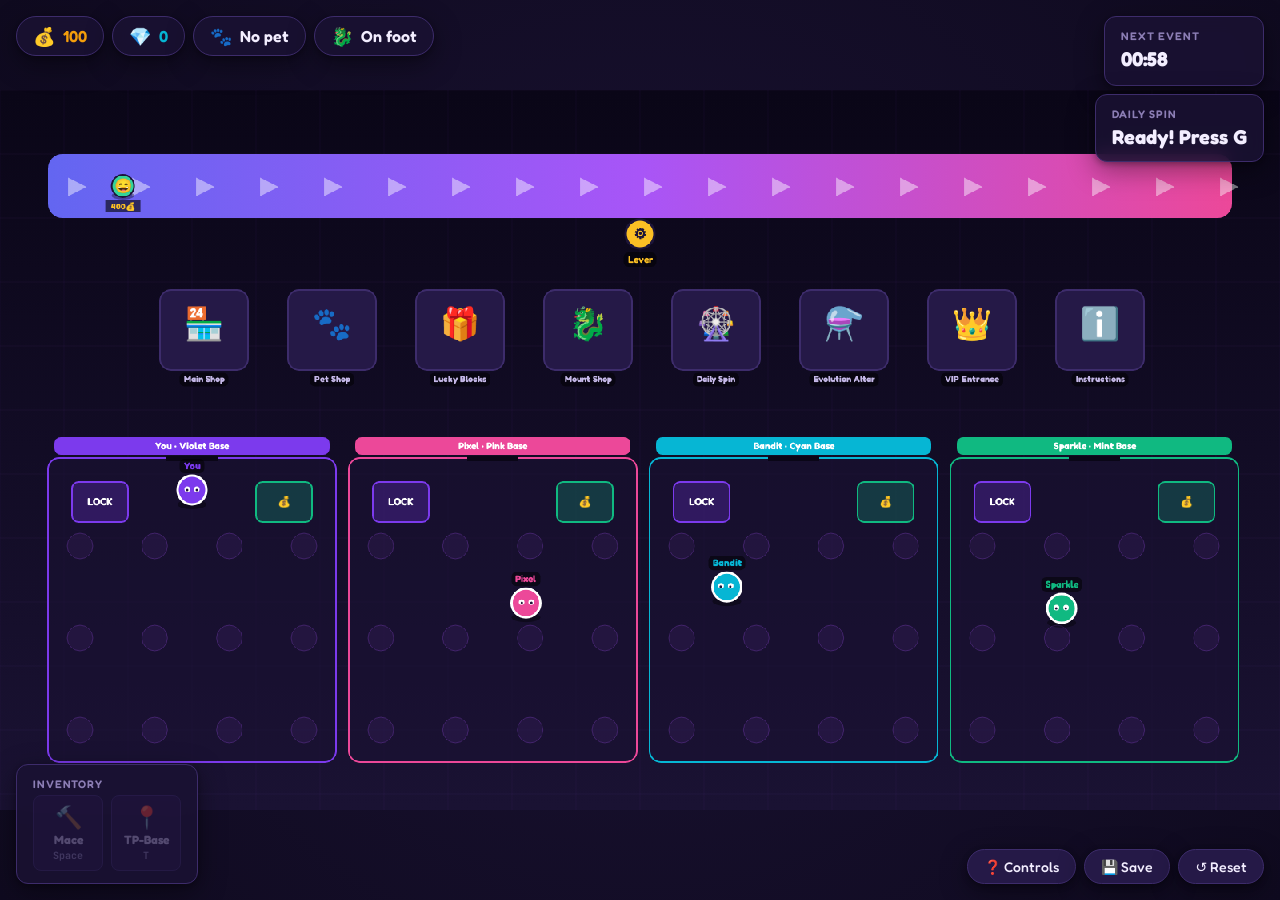
<file: game.html>
<!doctype html>
<html lang="en">
<head>
<meta charset="utf-8" />
<meta name="viewport" content="width=device-width, initial-scale=1" />
<title>EmoteBros — Play</title>
<link rel="preconnect" href="https://fonts.googleapis.com">
<link rel="preconnect" href="https://fonts.gstatic.com" crossorigin>
<link href="https://fonts.googleapis.com/css2?family=Fredoka:wght@400;500;600;700&family=JetBrains+Mono:wght@400;600&display=swap" rel="stylesheet">
<link rel="stylesheet" href="game.css" />
</head>
<body>

<!-- ============== WORLD CANVAS ============== -->
<div id="stage">
  <canvas id="canvas" width="1600" height="900"></canvas>

  <!-- ============== HUD OVERLAY ============== -->
  <div id="hud">
    <div class="hud-row hud-top">
      <div class="hud-pill" id="coinPill"><span class="ico">💰</span><span id="coinAmt">0</span></div>
      <div class="hud-pill" id="ebPill"><span class="ico">💎</span><span id="ebAmt">0</span></div>
      <div class="hud-pill" id="petPill"><span class="ico">🐾</span><span id="petInfo">No pet</span></div>
      <div class="hud-pill" id="mountPill"><span class="ico">🐉</span><span id="mountInfo">On foot</span></div>
      <div class="hud-pill" id="vipPill" style="display:none"><span class="ico">👑</span>VIP</div>
    </div>
    <div class="hud-row hud-right">
      <div class="hud-card" id="eventCard">
        <div class="hud-card-title">Next Event</div>
        <div class="hud-card-body" id="eventTimer">--:--</div>
        <div class="hud-card-sub" id="eventName"></div>
      </div>
      <div class="hud-card" id="lockCard" style="display:none">
        <div class="hud-card-title">Base Locked</div>
        <div class="hud-card-body" id="lockTimer">--:--</div>
      </div>
      <div class="hud-card" id="spinCard">
        <div class="hud-card-title">Daily Spin</div>
        <div class="hud-card-body" id="spinStatus">Ready! Press G</div>
      </div>
    </div>
    <div class="hud-row hud-bottom-left">
      <div class="hud-card" id="invCard">
        <div class="hud-card-title">Inventory</div>
        <div class="hud-card-body inv-grid">
          <div class="inv-slot" id="invMace" data-key="Space"><span class="ico">🔨</span><span class="lbl">Mace</span><span class="kbd">Space</span></div>
          <div class="inv-slot" id="invTp" data-key="T"><span class="ico">📍</span><span class="lbl">TP-Base</span><span class="kbd">T</span></div>
        </div>
      </div>
    </div>
    <div class="hud-row hud-bottom-right">
      <button class="hud-btn" id="helpBtn" title="Show controls">❓ Controls</button>
      <button class="hud-btn" id="saveBtn" title="Save game">💾 Save</button>
      <button class="hud-btn" id="resetBtn" title="Reset save">↺ Reset</button>
    </div>
    <div id="toasts"></div>
    <div id="interactHint"></div>
  </div>
</div>

<!-- ============== MODALS ============== -->
<div class="modal-backdrop" id="modal" hidden>
  <div class="modal-window">
    <header class="modal-header">
      <h2 id="modalTitle">Shop</h2>
      <button class="modal-close" id="modalClose">✕</button>
    </header>
    <div class="modal-body" id="modalBody"></div>
  </div>
</div>

<!-- ============== HELP SCREEN ============== -->
<div class="modal-backdrop" id="helpModal" hidden>
  <div class="modal-window">
    <header class="modal-header">
      <h2>🎮 How to Play</h2>
      <button class="modal-close" id="helpClose">✕</button>
    </header>
    <div class="modal-body">
      <h3>Controls</h3>
      <ul class="ctrl-list">
        <li><kbd>W</kbd><kbd>A</kbd><kbd>S</kbd><kbd>D</kbd> or arrows — move</li>
        <li><kbd>E</kbd> — interact (buy EmoteBro, open shop, pull lever, steal, drop carried bro at base)</li>
        <li><kbd>Space</kbd> — swing mace (stun nearby player)</li>
        <li><kbd>T</kbd> — teleport to your base</li>
        <li><kbd>G</kbd> — spin the daily wheel (when ready)</li>
        <li><kbd>L</kbd> — toggle your base lock (while standing on lock slab)</li>
        <li>Walk onto your <strong>money slab</strong> to collect coins.</li>
        <li>Walk onto your <strong>lock slab</strong> and press <kbd>E</kbd> to lock your base.</li>
      </ul>
      <h3>How to win</h3>
      <p>There is no winning. Get rich. Collect EmoteBros. Steal from the others. Don't get robbed.</p>
      <h3>MVP notes (prototype timings)</h3>
      <ul>
        <li>Base lock: 30s (spec says 2 min — compressed for testing)</li>
        <li>Events: every 60s (spec says 1 hour)</li>
        <li>Daily spin: 2-min cooldown (spec says 24 hrs)</li>
      </ul>
    </div>
  </div>
</div>

<!-- ============== SCRIPTS ============== -->
<script src="js/config.js"></script>
<script src="js/state.js"></script>
<script src="js/systems.js"></script>
<script src="js/ai.js"></script>
<script src="js/render.js"></script>
<script src="js/ui.js"></script>
<script src="js/main.js"></script>
</body>
</html>
</file>
<file: game.css>
/* ============== THEME ============== */
:root {
  --bg: #0f0a1f;
  --bg-2: #1a1233;
  --bg-3: #251947;
  --ink: #f3eeff;
  --ink-2: #c5b8e8;
  --ink-3: #8c7eb5;
  --line: #2e2152;
  --line-2: #3d2c6b;
  --primary: #a855f7;
  --primary-2: #c084fc;
  --accent: #06b6d4;
  --hot: #ec4899;
  --gold: #f59e0b;
  --green: #10b981;
  --red: #ef4444;
  --shadow: 0 8px 28px rgba(0,0,0,0.4), 0 2px 6px rgba(0,0,0,0.3);
}

* { box-sizing: border-box; margin: 0; padding: 0; }
html, body {
  width: 100%; height: 100%;
  background: var(--bg);
  color: var(--ink);
  font-family: 'Fredoka', system-ui, sans-serif;
  overflow: hidden;
  user-select: none;
}

/* ============== STAGE ============== */
#stage {
  position: relative;
  width: 100%; height: 100%;
  display: grid;
  place-items: center;
  background: radial-gradient(circle at center, #1a1233 0%, #0f0a1f 100%);
}
#canvas {
  max-width: 100%;
  max-height: 100%;
  width: auto;
  height: auto;
  object-fit: contain;
  border-radius: 0;
  display: block;
  background: #0a0617;
  image-rendering: pixelated;
  cursor: crosshair;
}

/* ============== HUD ============== */
#hud {
  position: absolute;
  inset: 0;
  pointer-events: none;
  z-index: 10;
}
.hud-row { position: absolute; display: flex; gap: 8px; pointer-events: auto; }
.hud-top { top: 16px; left: 16px; }
.hud-right { top: 16px; right: 16px; flex-direction: column; align-items: flex-end; }
.hud-bottom-left { bottom: 16px; left: 16px; }
.hud-bottom-right { bottom: 16px; right: 16px; }

.hud-pill {
  background: rgba(26, 18, 51, 0.85);
  backdrop-filter: blur(8px);
  border: 1px solid var(--line-2);
  border-radius: 999px;
  padding: 8px 16px;
  font-size: 16px;
  font-weight: 600;
  color: var(--ink);
  display: flex;
  align-items: center;
  gap: 8px;
  box-shadow: var(--shadow);
}
.hud-pill .ico { font-size: 18px; }
#coinPill { color: var(--gold); }
#ebPill { color: var(--accent); }
#vipPill {
  background: linear-gradient(135deg, #f59e0b, #ec4899);
  color: white;
  border-color: var(--gold);
}

.hud-card {
  background: rgba(26, 18, 51, 0.85);
  backdrop-filter: blur(8px);
  border: 1px solid var(--line-2);
  border-radius: 12px;
  padding: 12px 16px;
  min-width: 160px;
  box-shadow: var(--shadow);
}
.hud-card-title {
  font-size: 11px;
  font-weight: 600;
  text-transform: uppercase;
  letter-spacing: 0.08em;
  color: var(--ink-3);
  margin-bottom: 4px;
}
.hud-card-body {
  font-size: 20px;
  font-weight: 700;
  color: var(--ink);
}
.hud-card-sub {
  font-size: 12px;
  color: var(--primary-2);
  margin-top: 2px;
}
#lockCard { border-color: var(--gold); }
#lockCard .hud-card-body { color: var(--gold); font-variant-numeric: tabular-nums; }
#eventCard .hud-card-body { font-variant-numeric: tabular-nums; }

.inv-grid {
  display: grid;
  grid-template-columns: 1fr 1fr;
  gap: 8px;
  margin-top: 4px;
}
.inv-slot {
  background: var(--bg-3);
  border: 1px solid var(--line-2);
  border-radius: 8px;
  padding: 8px;
  display: flex;
  flex-direction: column;
  align-items: center;
  font-size: 12px;
  color: var(--ink-2);
  min-width: 70px;
  position: relative;
}
.inv-slot .ico { font-size: 22px; margin-bottom: 2px; }
.inv-slot .kbd {
  font-family: 'JetBrains Mono', monospace;
  font-size: 10px;
  color: var(--ink-3);
  margin-top: 2px;
}
.inv-slot.cooldown {
  opacity: 0.5;
}
.inv-slot.cooldown::after {
  content: attr(data-cd);
  position: absolute;
  top: 4px; right: 4px;
  background: var(--red);
  color: white;
  border-radius: 4px;
  padding: 1px 5px;
  font-size: 10px;
  font-weight: 700;
}

.hud-btn {
  pointer-events: auto;
  background: var(--bg-3);
  color: var(--ink);
  border: 1px solid var(--line-2);
  border-radius: 999px;
  padding: 8px 16px;
  font-family: inherit;
  font-size: 14px;
  font-weight: 500;
  cursor: pointer;
  box-shadow: var(--shadow);
  transition: all 0.15s;
}
.hud-btn:hover {
  background: var(--primary);
  border-color: var(--primary);
}

/* ============== TOASTS ============== */
#toasts {
  position: absolute;
  bottom: 100px;
  left: 50%;
  transform: translateX(-50%);
  display: flex;
  flex-direction: column;
  align-items: center;
  gap: 8px;
  pointer-events: none;
  z-index: 20;
}
.toast {
  background: rgba(26, 18, 51, 0.95);
  backdrop-filter: blur(10px);
  color: var(--ink);
  border: 1px solid var(--line-2);
  border-left: 4px solid var(--primary);
  border-radius: 10px;
  padding: 10px 18px;
  font-weight: 500;
  box-shadow: var(--shadow);
  animation: toastIn 0.25s ease-out, toastOut 0.3s ease-in 2.5s forwards;
  max-width: 480px;
}
.toast.success { border-left-color: var(--green); }
.toast.danger  { border-left-color: var(--red); }
.toast.gold    { border-left-color: var(--gold); }
.toast.info    { border-left-color: var(--accent); }
.toast.rare    { border-left-color: var(--hot); }
@keyframes toastIn { from { opacity: 0; transform: translateY(12px); } to { opacity: 1; transform: translateY(0); } }
@keyframes toastOut { to { opacity: 0; transform: translateY(-8px); } }

/* ============== INTERACT HINT ============== */
#interactHint {
  position: absolute;
  bottom: 32px;
  left: 50%;
  transform: translateX(-50%);
  background: rgba(168, 85, 247, 0.95);
  backdrop-filter: blur(8px);
  color: white;
  padding: 10px 22px;
  border-radius: 999px;
  font-weight: 600;
  font-size: 15px;
  box-shadow: var(--shadow);
  display: none;
  pointer-events: none;
  z-index: 15;
}
#interactHint.show { display: block; }
#interactHint kbd {
  background: rgba(255,255,255,0.25);
  padding: 2px 8px;
  border-radius: 6px;
  font-family: 'JetBrains Mono', monospace;
  font-size: 12px;
  margin: 0 4px;
}

/* ============== MODALS ============== */
.modal-backdrop {
  position: fixed;
  inset: 0;
  background: rgba(15, 10, 31, 0.8);
  backdrop-filter: blur(6px);
  display: grid;
  place-items: center;
  z-index: 100;
  pointer-events: auto;
  animation: fadeIn 0.15s ease-out;
}
.modal-backdrop[hidden] { display: none; }
@keyframes fadeIn { from { opacity: 0; } to { opacity: 1; } }

.modal-window {
  background: var(--bg-2);
  border: 1px solid var(--line-2);
  border-radius: 16px;
  width: 90%;
  max-width: 640px;
  max-height: 80vh;
  overflow: hidden;
  display: flex;
  flex-direction: column;
  box-shadow: 0 24px 60px rgba(0,0,0,0.5);
}
.modal-header {
  padding: 18px 24px;
  border-bottom: 1px solid var(--line);
  display: flex;
  align-items: center;
  justify-content: space-between;
  background: var(--bg-3);
}
.modal-header h2 { font-size: 22px; font-weight: 600; }
.modal-close {
  background: transparent;
  color: var(--ink-2);
  border: none;
  font-size: 20px;
  cursor: pointer;
  padding: 4px 8px;
  border-radius: 8px;
}
.modal-close:hover { background: var(--line); color: var(--ink); }
.modal-body { padding: 20px 24px; overflow-y: auto; }
.modal-body h3 { font-size: 16px; margin: 12px 0 8px; color: var(--primary-2); }
.modal-body p { margin: 6px 0 10px; color: var(--ink-2); }
.modal-body ul { padding-left: 20px; margin: 8px 0; color: var(--ink-2); }
.modal-body ul li { margin: 4px 0; }
.modal-body kbd {
  background: var(--bg-3);
  border: 1px solid var(--line-2);
  padding: 2px 8px;
  border-radius: 6px;
  font-family: 'JetBrains Mono', monospace;
  font-size: 12px;
  margin: 0 2px;
}

.ctrl-list {
  list-style: none;
  padding: 0;
}
.ctrl-list li { padding: 6px 0; }

/* ============== SHOP UI ============== */
.shop-grid {
  display: grid;
  grid-template-columns: repeat(auto-fit, minmax(170px, 1fr));
  gap: 10px;
  margin-top: 8px;
}
.shop-item {
  background: var(--bg-3);
  border: 1px solid var(--line-2);
  border-radius: 12px;
  padding: 14px;
  display: flex;
  flex-direction: column;
  gap: 6px;
}
.shop-item .ico { font-size: 32px; text-align: center; }
.shop-item .name { font-weight: 600; color: var(--ink); }
.shop-item .desc { font-size: 12px; color: var(--ink-3); min-height: 28px; }
.shop-item .price {
  font-weight: 600;
  color: var(--gold);
  font-size: 14px;
}
.shop-item .price.eb { color: var(--accent); }
.shop-item button {
  margin-top: 4px;
  background: var(--primary);
  color: white;
  border: none;
  padding: 8px;
  border-radius: 8px;
  font-family: inherit;
  font-weight: 600;
  cursor: pointer;
}
.shop-item button:hover { background: var(--primary-2); }
.shop-item button:disabled {
  background: var(--bg-2);
  color: var(--ink-3);
  cursor: not-allowed;
}
.shop-item.owned { opacity: 0.7; }
.shop-item.owned::after {
  content: "OWNED";
  position: absolute;
}

/* ============== SPIN WHEEL ============== */
.spin-wheel {
  width: 280px;
  height: 280px;
  margin: 0 auto;
  position: relative;
}
.spin-wheel svg { width: 100%; height: 100%; }
.spin-result {
  text-align: center;
  margin-top: 16px;
  font-size: 18px;
  color: var(--gold);
  font-weight: 600;
  min-height: 28px;
}
.spin-btn {
  display: block;
  margin: 12px auto 0;
  padding: 12px 36px;
  background: linear-gradient(135deg, var(--primary), var(--hot));
  color: white;
  border: none;
  border-radius: 999px;
  font-family: inherit;
  font-size: 16px;
  font-weight: 700;
  cursor: pointer;
  box-shadow: 0 4px 14px rgba(168, 85, 247, 0.4);
}
.spin-btn:disabled { opacity: 0.5; cursor: not-allowed; }

/* ============== LUCKY BLOCK REVEAL ============== */
.lucky-reveal {
  text-align: center;
  padding: 20px;
}
.lucky-reveal .ico {
  font-size: 72px;
  display: block;
  margin-bottom: 12px;
  animation: bounceIn 0.4s ease-out;
}
@keyframes bounceIn {
  0% { transform: scale(0.3); opacity: 0; }
  60% { transform: scale(1.2); opacity: 1; }
  100% { transform: scale(1); }
}
.lucky-reveal .name { font-size: 22px; font-weight: 700; margin-bottom: 4px; }
.lucky-reveal .rar { display: inline-block; padding: 3px 12px; border-radius: 999px; font-size: 13px; font-weight: 600; margin-top: 6px; }
.lucky-reveal .rar.Common   { background: #6b7280; color: white; }
.lucky-reveal .rar.Uncommon { background: #10b981; color: white; }
.lucky-reveal .rar.Rare     { background: #3b82f6; color: white; }
.lucky-reveal .rar.Epic     { background: #a855f7; color: white; }
.lucky-reveal .rar.Secret   { background: linear-gradient(135deg, #ec4899, #f59e0b); color: white; }

/* ============== INFO TABLE ============== */
.info-table {
  width: 100%;
  border-collapse: collapse;
  margin: 10px 0;
}
.info-table td {
  padding: 8px 10px;
  border-bottom: 1px solid var(--line);
  font-size: 14px;
}
.info-table td:first-child { color: var(--ink-3); }
.info-table td:last-child { color: var(--ink); font-weight: 500; text-align: right; }
</file>
